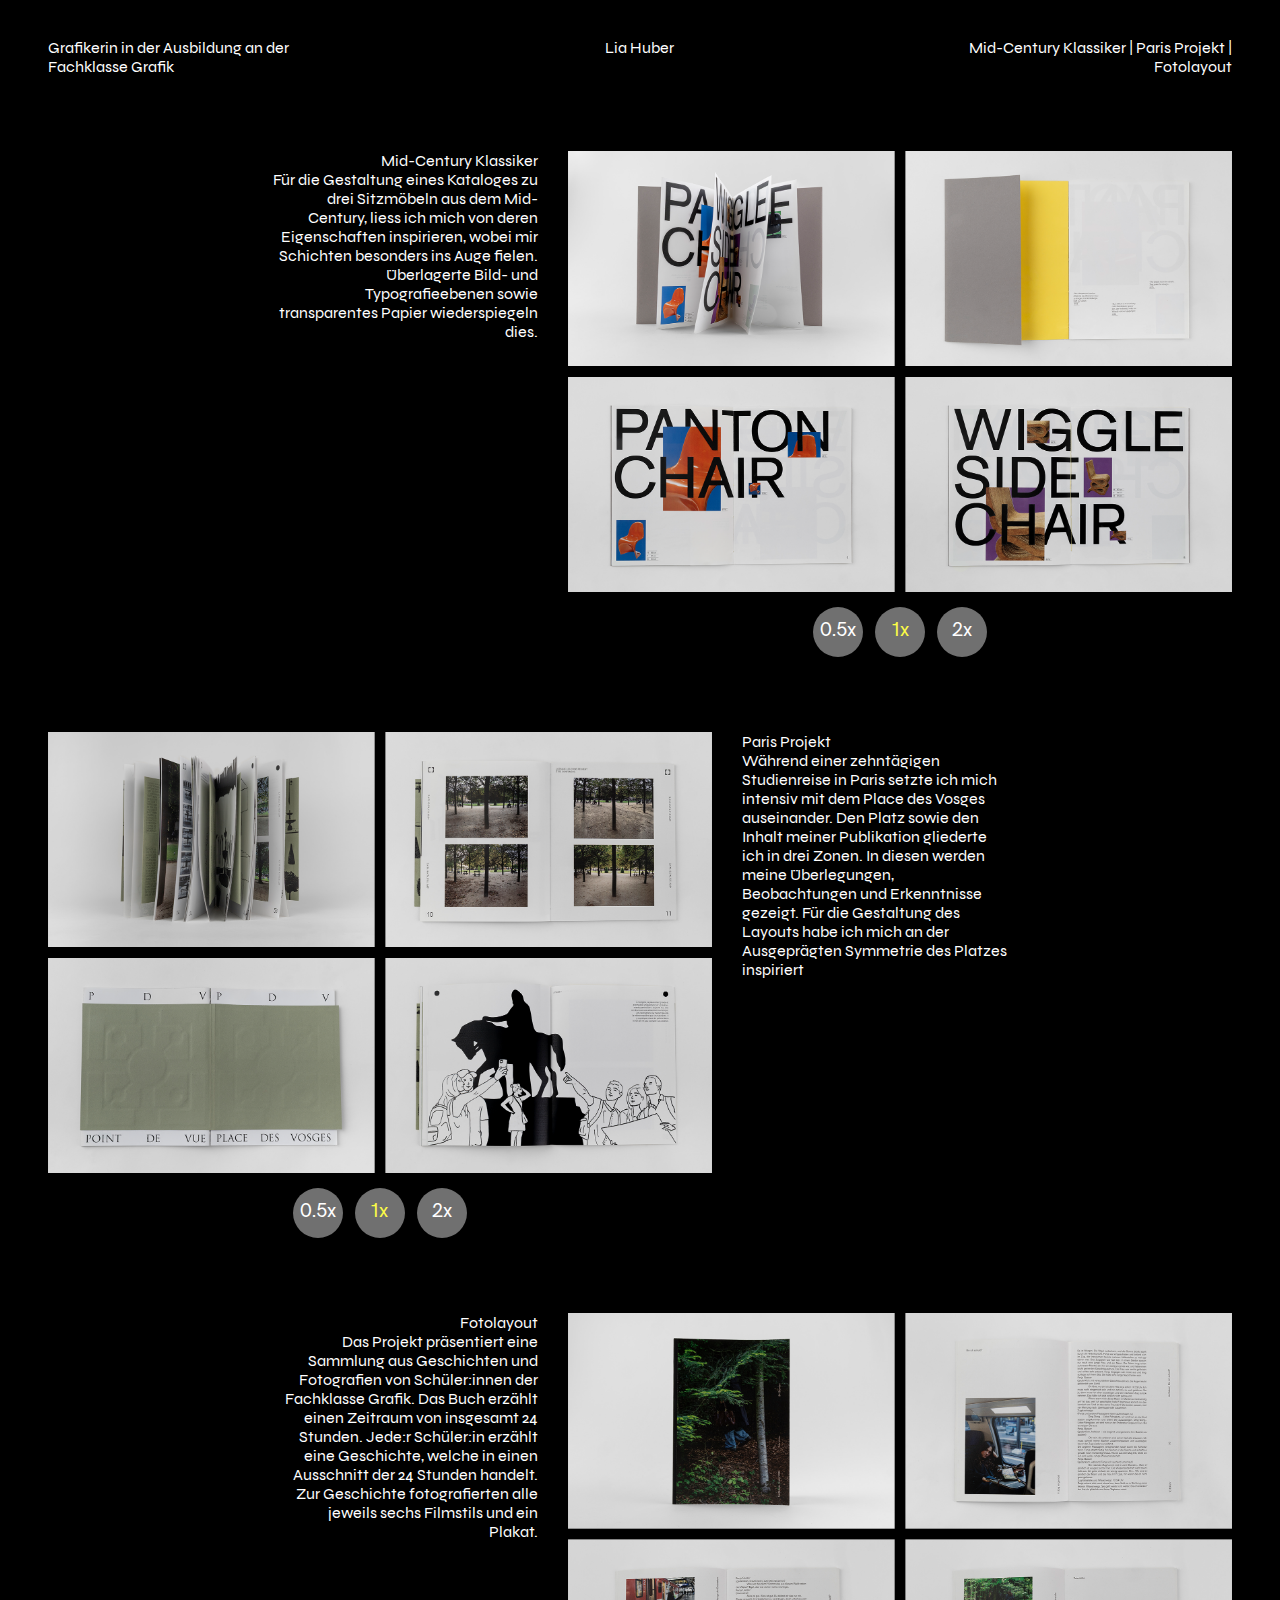
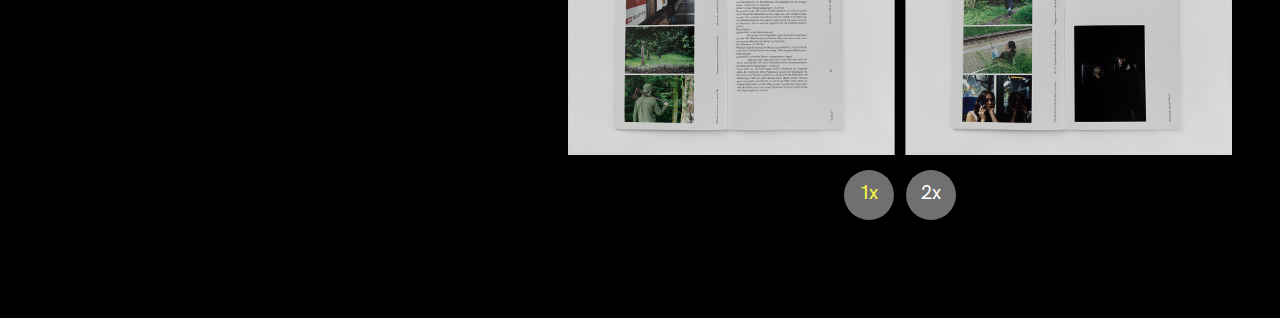
<file: index.html>
<!DOCTYPE html>
<html lang="de">

  <head>
    <meta charset="UTF-8" />
    <meta name="viewport" content="width=device-width, initial-scale=1.0" />
    <meta name="author" content="Lia Huber" />
    <meta name="description" content="Ich bin Grafikerin in der Ausbildung an der Fachklasse Grafik Luzern."/>
    <link rel="stylesheet" href="style.css" />
    <title>Lia Huber</title>
  </head>
  
  <body>  
    <div class="grid-container">

      <div class="projektaufzählung">
        <p>
          <a href="#p1">Mid-Century Klassiker</a> |
          <a href="#p2">Paris Projekt</a> |
          <a href="#p3">Fotolayout</a>
        </p>
      </div>

      <div class="nameklein">
        <p>
          <a href="mailto:liafilippa@icloud.com">Lia Huber</a></p>
      </div>

      <div class="bioklein">
        <p>Grafikerin in der Ausbildung an der 
          <a href=https://fachklassegrafik.ch/ target="_blank">Fachklasse Grafik</a></p>
      </div>


<!-- p1 -->

   <div class="p1-zoom">
        <div class="p1-zoom-05x">0.5x</div>
        <div class="p1-zoom-1x">1x</div>
        <div class="p1-zoom-2x">2x</div>
      </div>

      <div class="p1-bilder">
        <img src="data/p1-bilder/p1-05x.png" class="p1-05x"/>
        <img src="data/p1-bilder/p1-1x.png" class="p1-1x"/>
        <img src="data/p1-bilder/p1-2x.02.png" class="p1-2x"/>
      </div>
   

      <div class="p1-text" id="p1">
        <p>Mid-Century Klassiker<br>Für die Gestaltung eines Kataloges zu drei Sitzmöbeln aus dem Mid-Century, liess ich mich von deren Eigenschaften inspirieren, wobei mir Schichten besonders ins Auge fielen. Überlagerte Bild- und Typografieebenen sowie transparentes Papier wiederspiegeln dies.
        </p>
      </div>

<!-- p2 -->
 
      <div class="p2-zoom">
        <div class="p2-zoom-05x">0.5x</div>
        <div class="p2-zoom-1x">1x</div>
        <div class="p2-zoom-2x">2x</div>
      </div>

      <div class="p2-bilder">
        <img src="data/p2-bilder/p2-05x.png" class="p2-05x"/>
        <img src="data/p2-bilder/p2-1x.png" class="p2-1x"/>
        <img src="data/p2-bilder/p2-2x.03.png" class="p2-2x"/>
      </div>

      <div class="p2-text" id="p2">
         <p>Paris Projekt<br>Während einer zehntägigen Studienreise in Paris setzte ich mich intensiv mit dem Place des Vosges auseinander. Den Platz sowie den Inhalt meiner Publikation gliederte ich in drei Zonen. In diesen werden meine Überlegungen, Beobachtungen und Erkenntnisse  gezeigt. Für die Gestaltung des Layouts habe ich mich an der Ausgeprägten Symmetrie des Platzes inspiriert
        </p>
      </div>

<!-- p3 -->

      <div class="p3-zoom" id="p3">
        <div class="p3-zoom-1x">1x</div>
        <div class="p3-zoom-2x">2x</div>
      </div>

      <div class="p3-bilder">
        <img src="data/p3-bilder/p3-1x.png" class="p3-1x"/>
        <img src="data/p3-bilder/p3-2x.05.png" class="p3-2x"/>
      </div>

      <div class="p3-text">
        <p>Fotolayout<br>Das Projekt präsentiert eine Sammlung aus Geschichten und Fotografien von Schüler:innen der Fachklasse Grafik. Das Buch erzählt einen Zeitraum von insgesamt 24 Stunden. Jede:r Schüler:in erzählt eine Geschichte, welche in einen Ausschnitt der 24 Stunden handelt. Zur Geschichte fotografierten alle jeweils sechs Filmstils und ein Plakat. 
        </p>
      </div>



      <!-- Achtung hier endet unser Grid-Container -->
    </div>



    <!-- Achtung aller inhalt muss vor dieser Linie rein.-->
  </body>
  
</html>
</file>
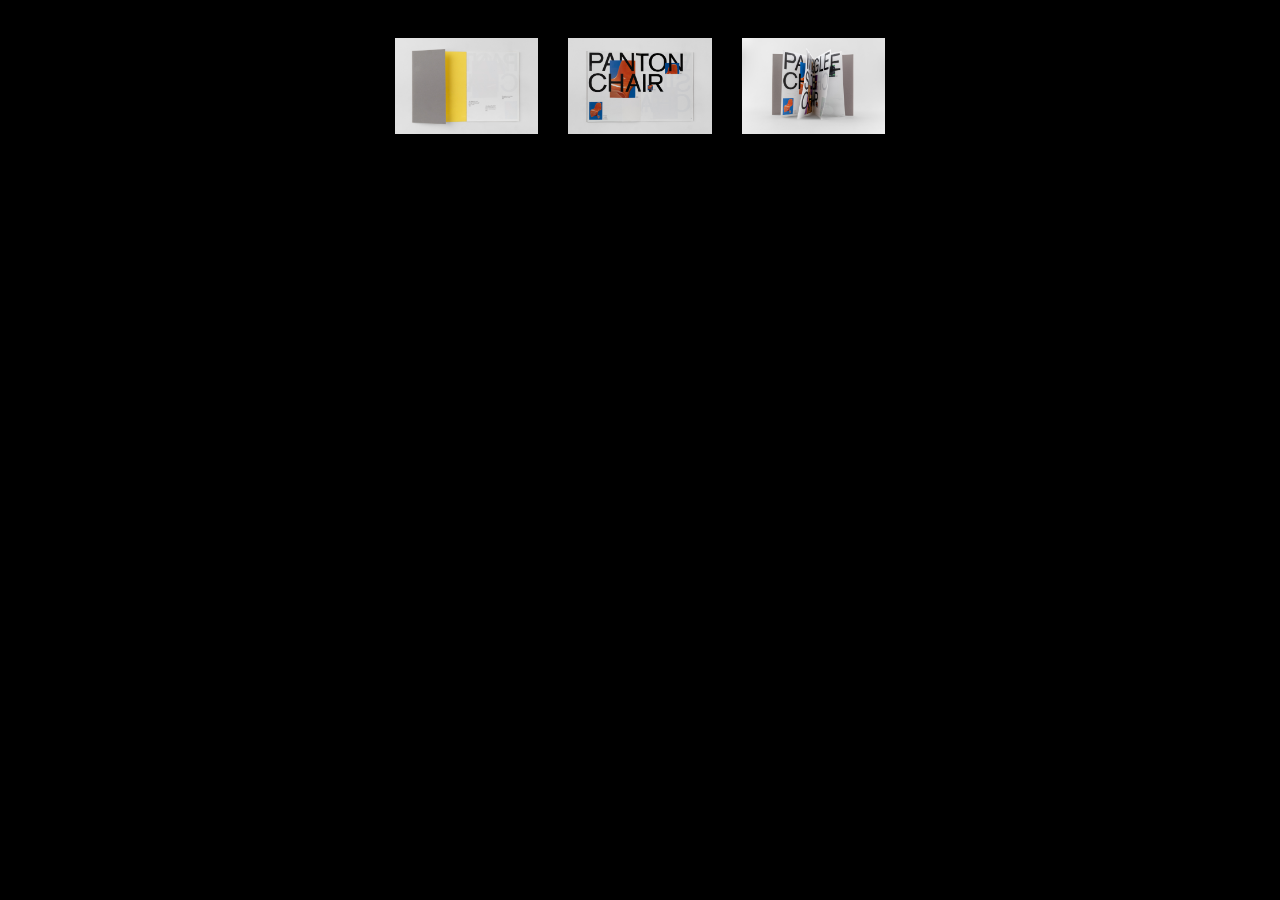
<file: index-v1.html>
<!DOCTYPE html>
<html lang="de">

  <head>
    <meta charset="UTF-8" />
    <meta name="viewport" content="width=device-width, initial-scale=1.0" />
    <meta name="author" content="Lia Huber" />
    <meta name="description" content="Ich bin Grafikerin in der Ausbildung an der Fachklasse Grafik Luzern."/>
    <link rel="stylesheet" href="style.css" />
    <title>Lia Huber</title>
  </head>
  
  <body>
    <div class="grid-container">

      <div class="name">
        <h1>Lia Huber</h1>
      </div>

      <div class="bio">
        <p>Ich bin Grafikerin in Ausbildung an der Fachklasse Luzern.</p>
      </div>

      <div class="image-1">
        <img src="data/LiaHuber-Layout1-2.jpg" />
      </div>

      <div class="image-2">
        <img src="data/LiaHuber-Layout1-3.jpg" />
      </div>

      <div class="image-3">
        <img src="data/LiaHuber-Layout1-7.jpg" />
      </div>

      <div class="text-1">
        <p>Projektbeschrieb für Bild 1</p>
      </div>

      <div class="text-2">
        <p>Projektbeschrieb für Bild 2</p>
      </div>

      <div class="text-3">
        <p>Projektbeschrieb für Bild 3</p>
      </div>



      <!-- Achtung hier endet unser Grid-Container -->
    </div>



    <!-- Achtung aller inhalt muss vor dieser Linie rein.-->
  </body>
  
</html>
</file>
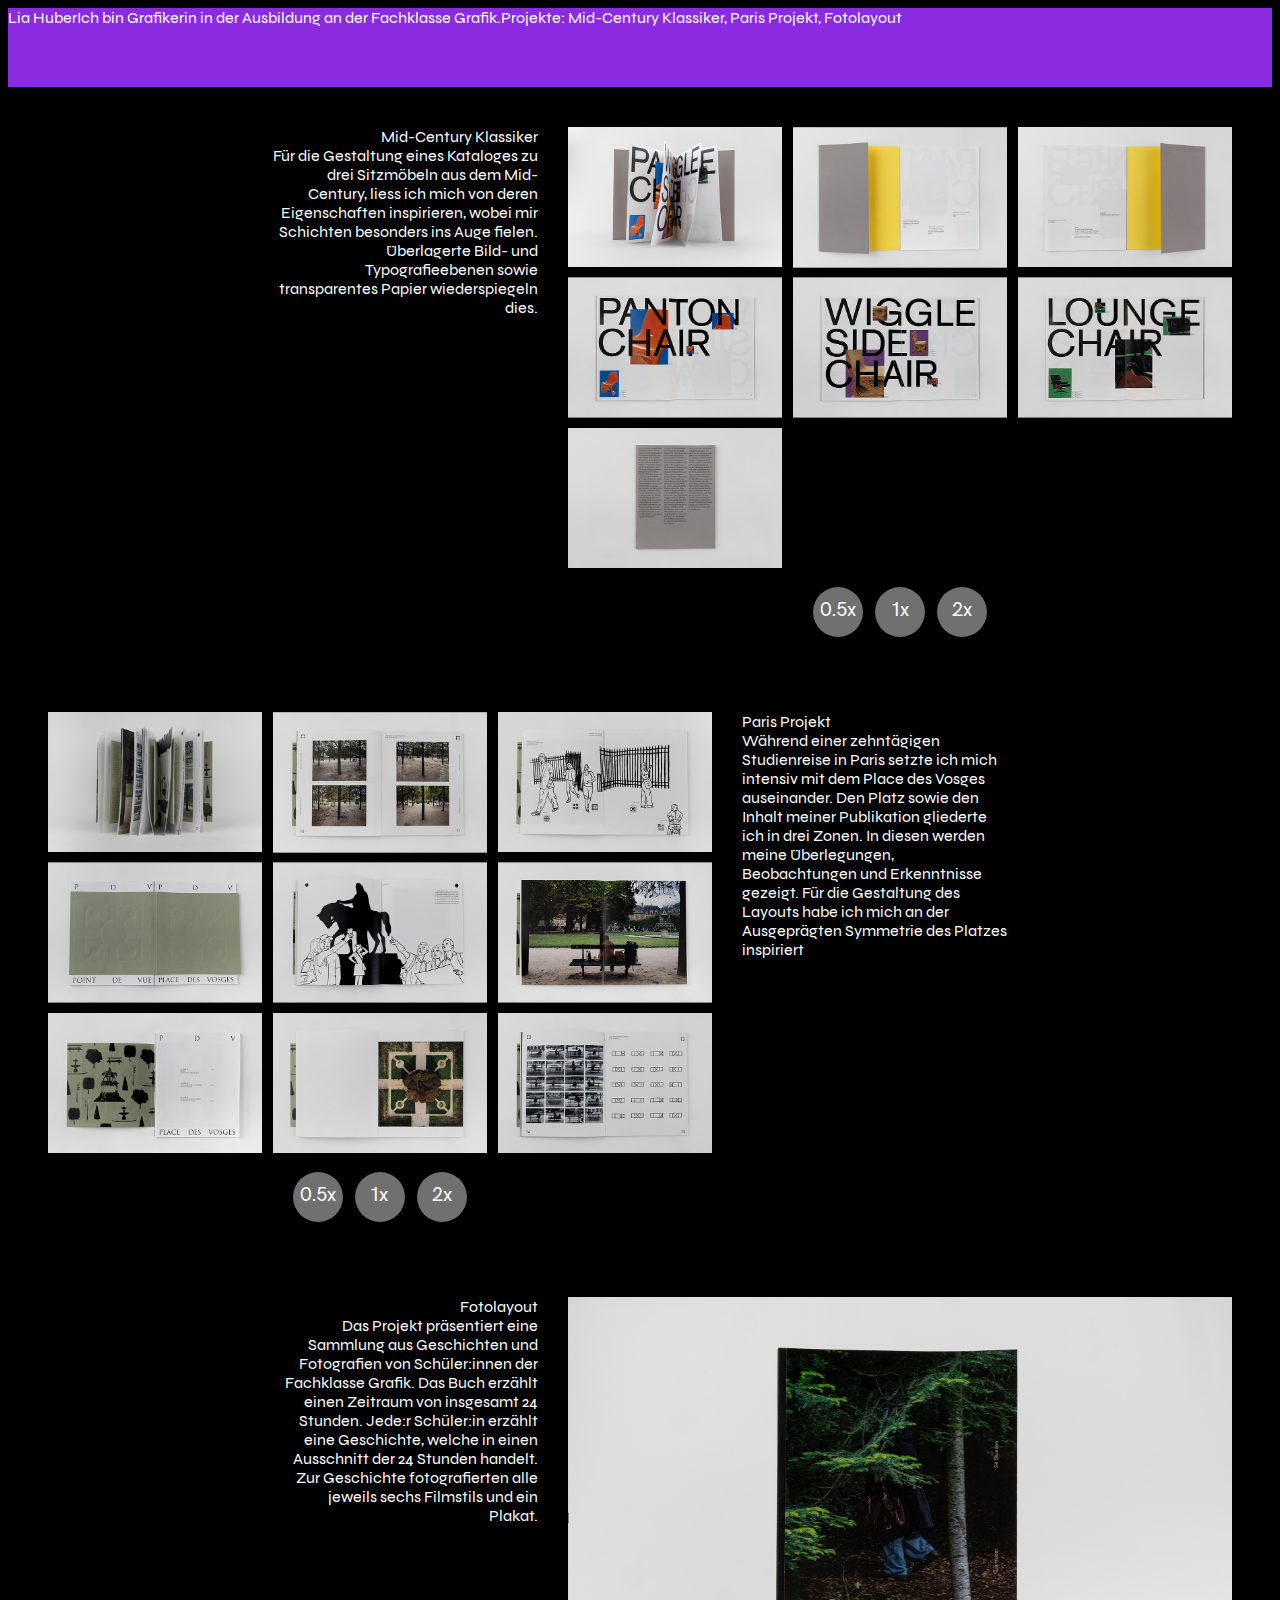
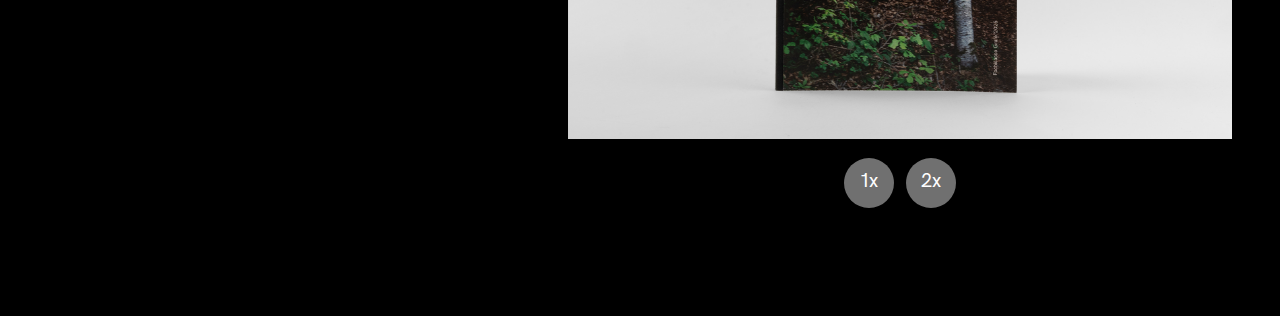
<file: index-v10.html>
<!DOCTYPE html>
<html lang="de">

  <head>
    <meta charset="UTF-8" />
    <meta name="viewport" content="width=device-width, initial-scale=1.0" />
    <meta name="author" content="Lia Huber" />
    <meta name="description" content="Ich bin Grafikerin in der Ausbildung an der Fachklasse Grafik Luzern."/>
    <link rel="stylesheet" href="style-v10.css" />
    <title>Lia Huber</title>
  </head>
  
  <body>

    <div class="nav-bar">



      <div class="nameklein">
        <p>
          <a href="mailto:liafilippa@icloud.com">Lia Huber</a></p>
      </div>

      <div class="bioklein">
        <p>Ich bin Grafikerin in der Ausbildung an der 
          <a href=https://fachklassegrafik.ch/ target="_blank">Fachklasse Grafik</a>.</p>
      </div>

      <div class="projektaufzählung">
        <p>Projekte:
          <a href="#p1">Mid-Century Klassiker</a>,
          <a href="#p2">Paris Projekt</a>,
          <a href="#p3">Fotolayout</a>
        </p>
      </div>

    </div>


    
   <div class="grid-container">

  



<!-- p1 -->

      <div class="p1-bilder">
        <img src="data/p1-bilder/p1-05x.png" class="p1-05x"/>
        <!-- <img src="data/p1-bilder/p1-1x.png" class="p1-1x"/>
        <img src="data/p1-bilder/p1-2x.png" class="p1-2x"/> -->
      </div>

      <div> class=</div>

      <div class="p1-bilder" id="p1">
        <img src="data/p1-bilder/p1-05x.png"/>
      </div>

      <div class="p1-zoom">
        <div class="p1-zoom-05x">0.5x</div>
        <div class="p1-zoom-1x">1x</div>
        <div class="p1-zoom-2x">2x</div>
      </div>

      <div class="p1-text">
        <p>Mid-Century Klassiker<br>Für die Gestaltung eines Kataloges zu drei Sitzmöbeln aus dem Mid-Century, liess ich mich von deren Eigenschaften inspirieren, wobei mir Schichten besonders ins Auge fielen. Überlagerte Bild- und Typografieebenen sowie transparentes Papier wiederspiegeln dies.
        </p>
      </div>

<!-- p2 -->

      <div class="p2-bilder">
        <img src="data/p2-bilder/p2-05x.png" class="p2-05x"/>
        <!-- <img src="data/p2-bilder/p2-1x.png" class="p2-1x"/>
        <img src="data/p2-bilder/p2-2x.png" class="p2-2x"/> -->
      </div>

      <div class="p2-bilder" id="p2">
        <img src="data/p2-bilder/p2-05x.png"/>
      </div>

      <div class="p2-zoom">
        <div class="p2-zoom-05x">0.5x</div>
        <div class="p2-zoom-1x">1x</div>
        <div class="p2-zoom-2x">2x</div>
      </div>

      <div class="p2-text">
         <p>Paris Projekt<br>Während einer zehntägigen Studienreise in Paris setzte ich mich intensiv mit dem Place des Vosges auseinander. Den Platz sowie den Inhalt meiner Publikation gliederte ich in drei Zonen. In diesen werden meine Überlegungen, Beobachtungen und Erkenntnisse  gezeigt. Für die Gestaltung des Layouts habe ich mich an der Ausgeprägten Symmetrie des Platzes inspiriert
        </p>
      </div>

<!-- p3 -->

      <div class="p3-bilder">
        <img src="data/p3-bilder/p3-1x.png" class="p3-1x"/>
        <!-- <img src="data/p3-bilder/p3-2x.png" class="p3-2x"/> -->
      </div>

      <div class="p3-bilder" id="p3">
        <img src="data/p3-bilder/p3-2x.png"/>
      </div>

      <div class="p3-zoom">
        <div class="p3-zoom-1x">1x</div>
        <div class="p3-zoom-2x">2x</div>
      </div>

      <div class="p3-text">
        <p>Fotolayout<br>Das Projekt präsentiert eine Sammlung aus Geschichten und Fotografien von Schüler:innen der Fachklasse Grafik. Das Buch erzählt einen Zeitraum von insgesamt 24 Stunden. Jede:r Schüler:in erzählt eine Geschichte, welche in einen Ausschnitt der 24 Stunden handelt. Zur Geschichte fotografierten alle jeweils sechs Filmstils und ein Plakat. 
        </p>
      </div>



      <!-- Achtung hier endet unser Grid-Container -->
    </div>



    <!-- Achtung aller inhalt muss vor dieser Linie rein.-->
  </body>
  
</html>
</file>
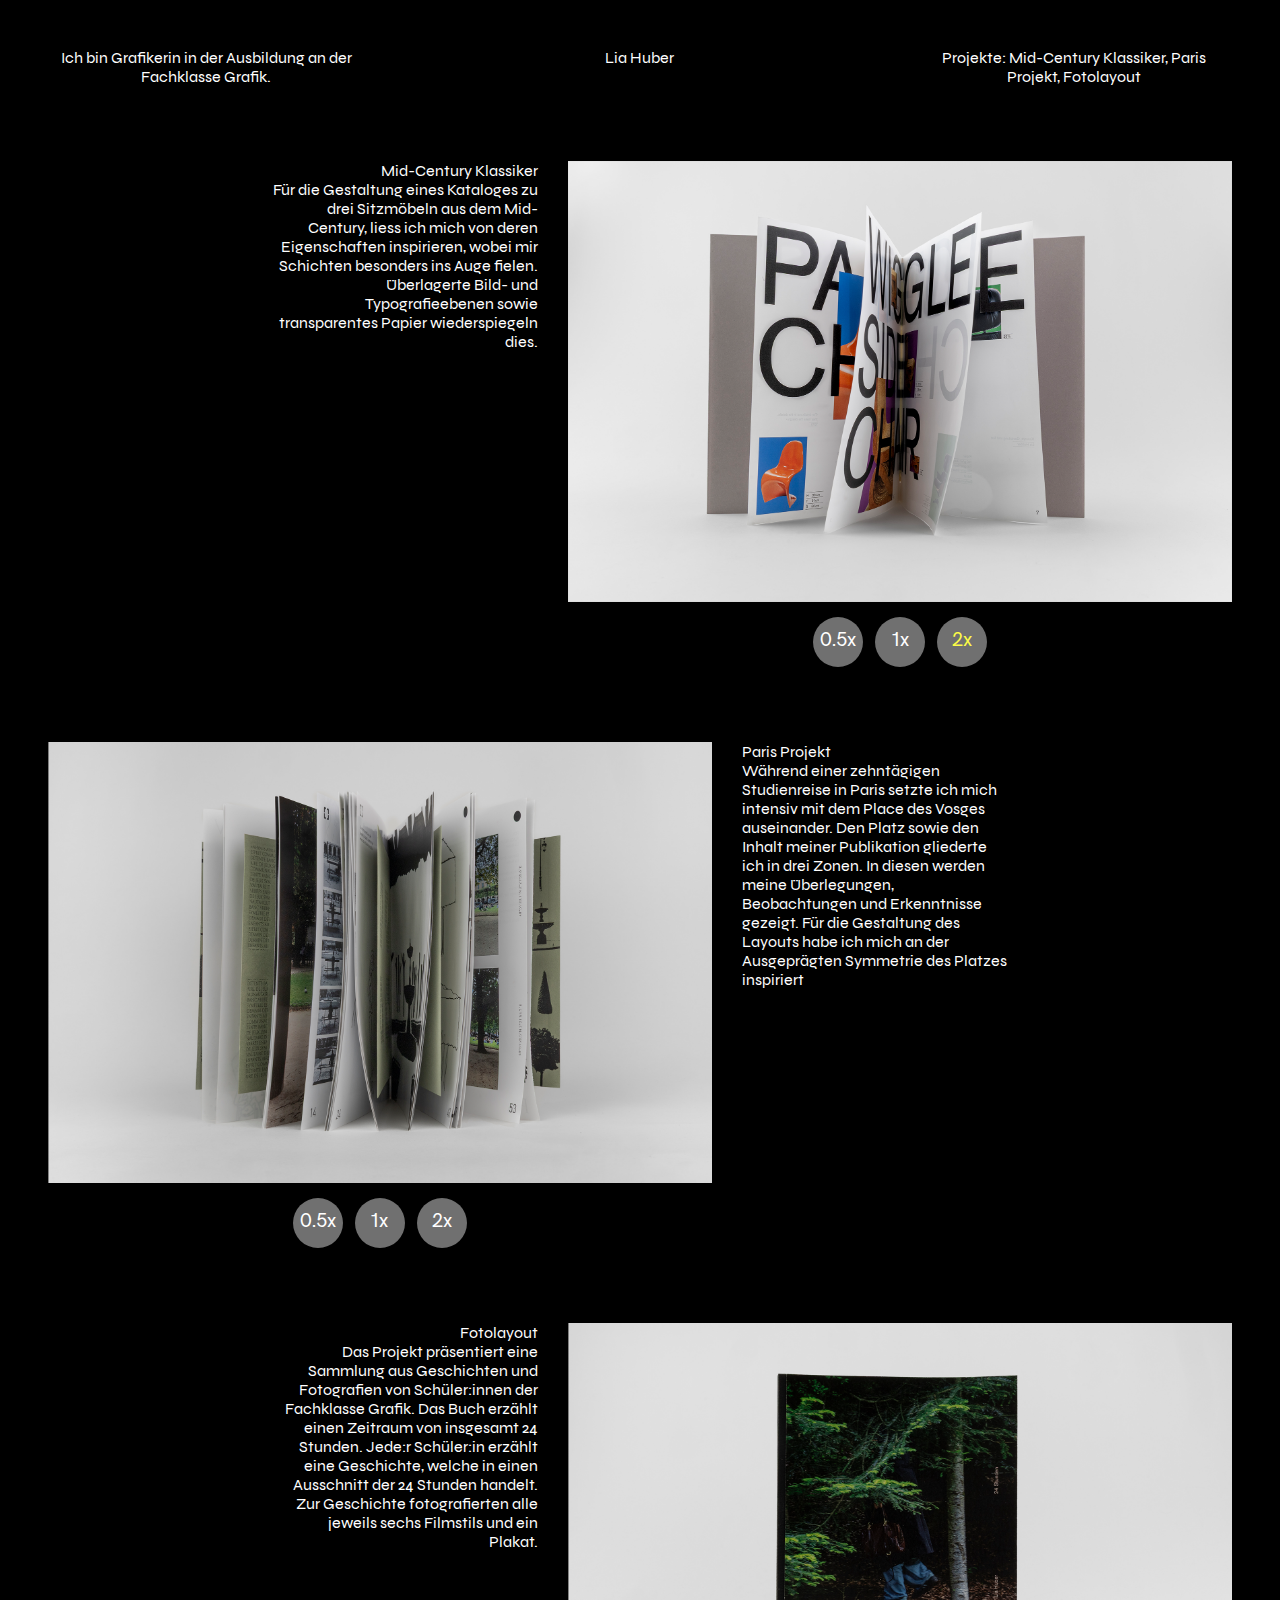
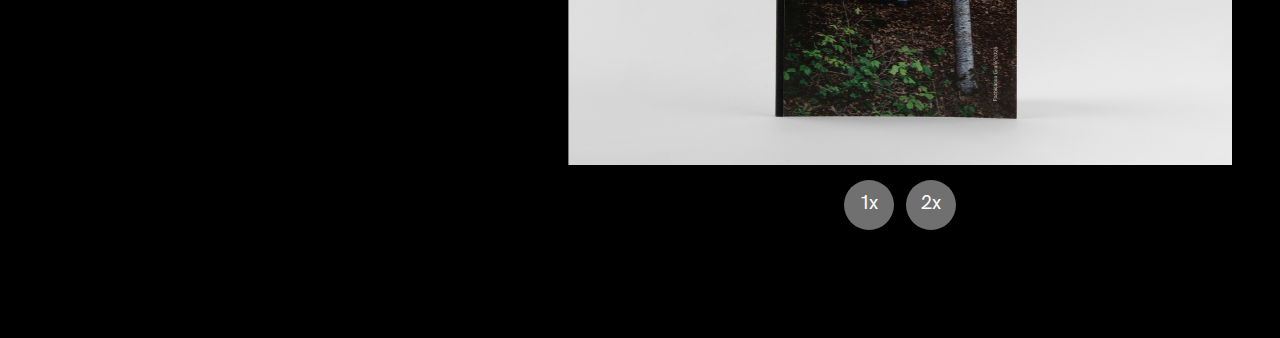
<file: index-v11.html>
<!DOCTYPE html>
<html lang="de">

  <head>
    <meta charset="UTF-8" />
    <meta name="viewport" content="width=device-width, initial-scale=1.0" />
    <meta name="author" content="Lia Huber" />
    <meta name="description" content="Ich bin Grafikerin in der Ausbildung an der Fachklasse Grafik Luzern."/>
    <link rel="stylesheet" href="style-v11.css" />
    <title>Lia Huber</title>
  </head>
  
  <body>  
    <div class="grid-container">

      <div class="projektaufzählung">
        <p>Projekte:
          <a href="#p1">Mid-Century Klassiker</a>,
          <a href="#p2">Paris Projekt</a>,
          <a href="#p3">Fotolayout</a>
        </p>
      </div>

      <div class="nameklein">
        <p>
          <a href="mailto:liafilippa@icloud.com">Lia Huber</a></p>
      </div>

      <div class="bioklein">
        <p>Ich bin Grafikerin in der Ausbildung an der 
          <a href=https://fachklassegrafik.ch/ target="_blank">Fachklasse Grafik</a>.</p>
      </div>


<!-- p1 -->

   <div class="p1-zoom">
        <div class="p1-zoom-05x">0.5x</div>
        <div class="p1-zoom-1x">1x</div>
        <div class="p1-zoom-2x">2x</div>
      </div>

      <div class="p1-bilder">
        <img src="data/p1-bilder/p1-05x.png" class="p1-05x"/>
        <img src="data/p1-bilder/p1-1x.png" class="p1-1x"/>
        <img src="data/p1-bilder/p1-2x.png" class="p1-2x"/>
      </div>
   

      <div class="p1-text" id="p1">
        <p>Mid-Century Klassiker<br>Für die Gestaltung eines Kataloges zu drei Sitzmöbeln aus dem Mid-Century, liess ich mich von deren Eigenschaften inspirieren, wobei mir Schichten besonders ins Auge fielen. Überlagerte Bild- und Typografieebenen sowie transparentes Papier wiederspiegeln dies.
        </p>
      </div>

<!-- p2 -->
 
      <div class="p2-zoom">
        <div class="p2-zoom-05x">0.5x</div>
        <div class="p2-zoom-1x">1x</div>
        <div class="p2-zoom-2x">2x</div>
      </div>

      <div class="p2-bilder">
        <img src="data/p2-bilder/p2-05x.png" class="p2-05x"/>
        <img src="data/p2-bilder/p2-1x.png" class="p2-1x"/>
        <img src="data/p2-bilder/p2-2x.png" class="p2-2x"/>
      </div>

      <div class="p2-text" id="p2">
         <p>Paris Projekt<br>Während einer zehntägigen Studienreise in Paris setzte ich mich intensiv mit dem Place des Vosges auseinander. Den Platz sowie den Inhalt meiner Publikation gliederte ich in drei Zonen. In diesen werden meine Überlegungen, Beobachtungen und Erkenntnisse  gezeigt. Für die Gestaltung des Layouts habe ich mich an der Ausgeprägten Symmetrie des Platzes inspiriert
        </p>
      </div>

<!-- p3 -->

      <div class="p3-zoom" id="p3">
        <div class="p3-zoom-1x">1x</div>
        <div class="p3-zoom-2x">2x</div>
      </div>

      <div class="p3-bilder">
        <img src="data/p3-bilder/p3-1x.png" class="p3-1x"/>
        <img src="data/p3-bilder/p3-2x.png" class="p3-2x"/>
      </div>

      <div class="p3-text">
        <p>Fotolayout<br>Das Projekt präsentiert eine Sammlung aus Geschichten und Fotografien von Schüler:innen der Fachklasse Grafik. Das Buch erzählt einen Zeitraum von insgesamt 24 Stunden. Jede:r Schüler:in erzählt eine Geschichte, welche in einen Ausschnitt der 24 Stunden handelt. Zur Geschichte fotografierten alle jeweils sechs Filmstils und ein Plakat. 
        </p>
      </div>



      <!-- Achtung hier endet unser Grid-Container -->
    </div>



    <!-- Achtung aller inhalt muss vor dieser Linie rein.-->
  </body>
  
</html>
</file>
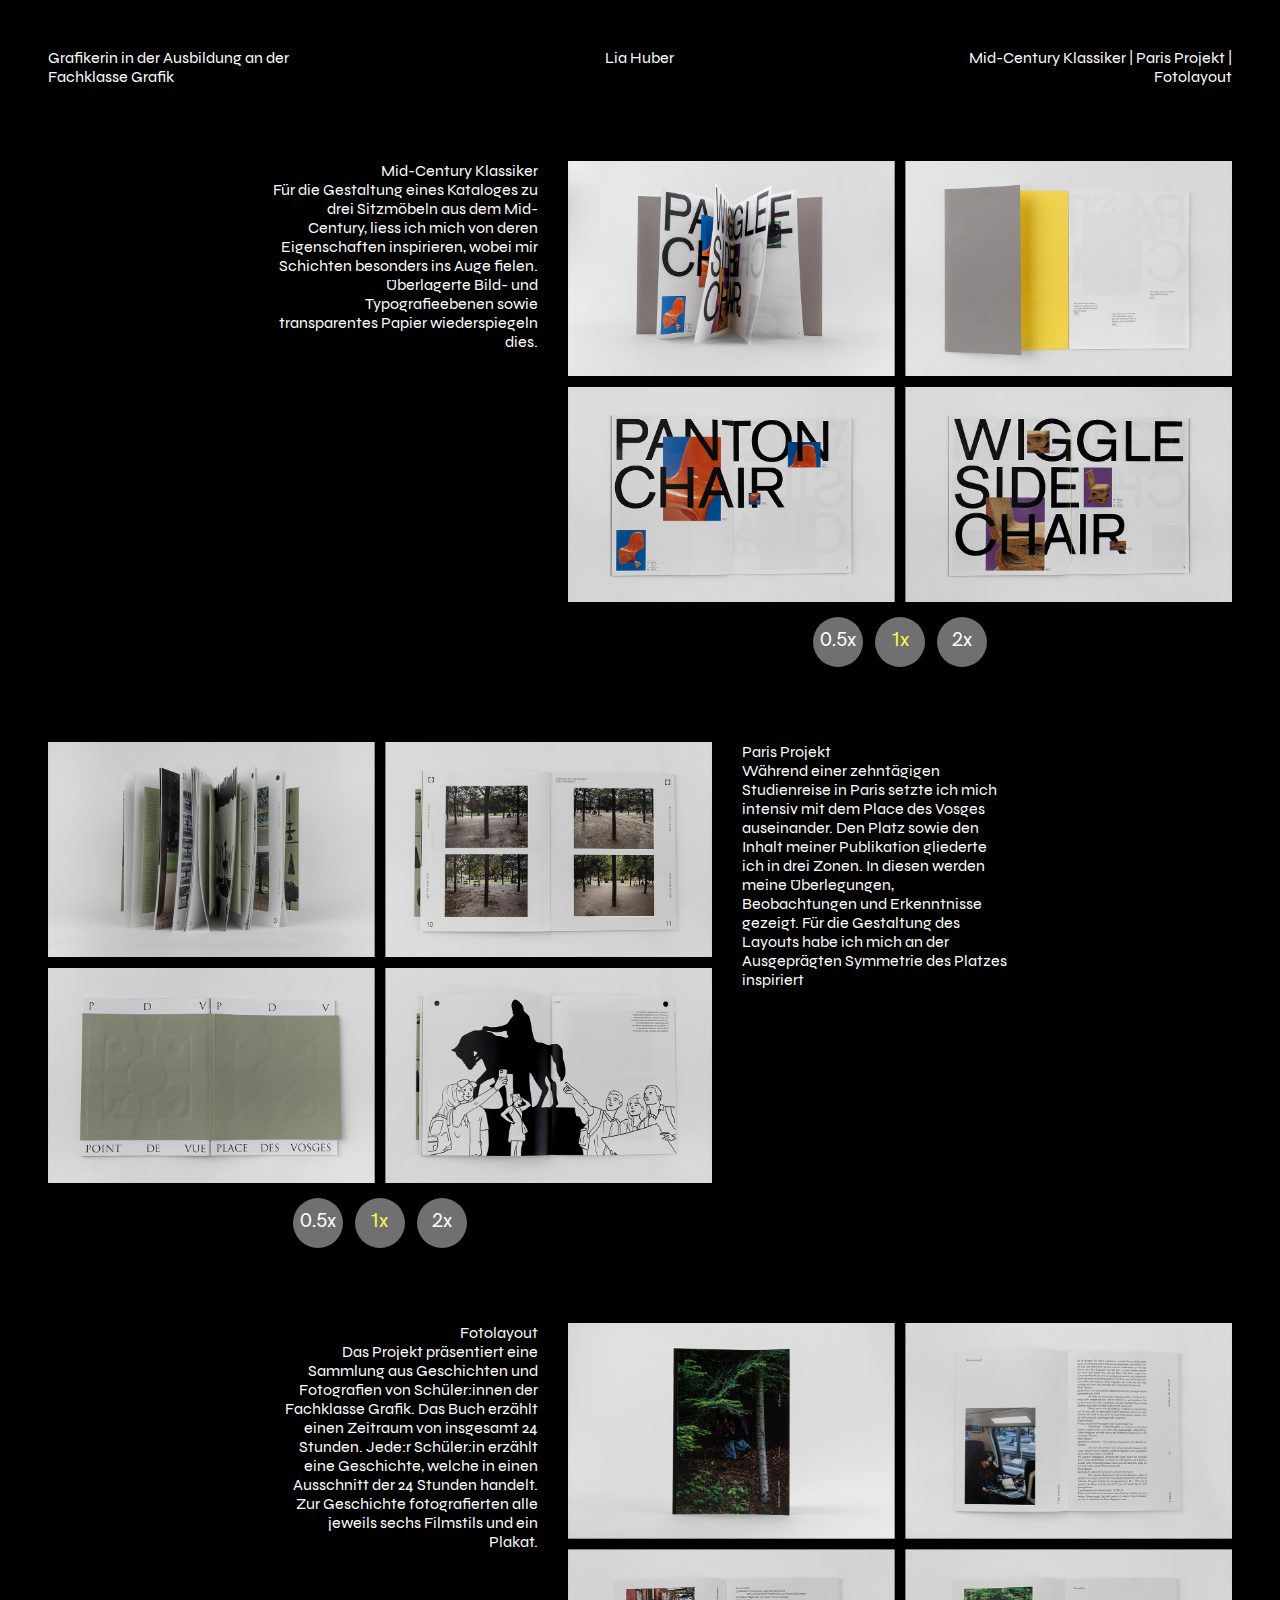
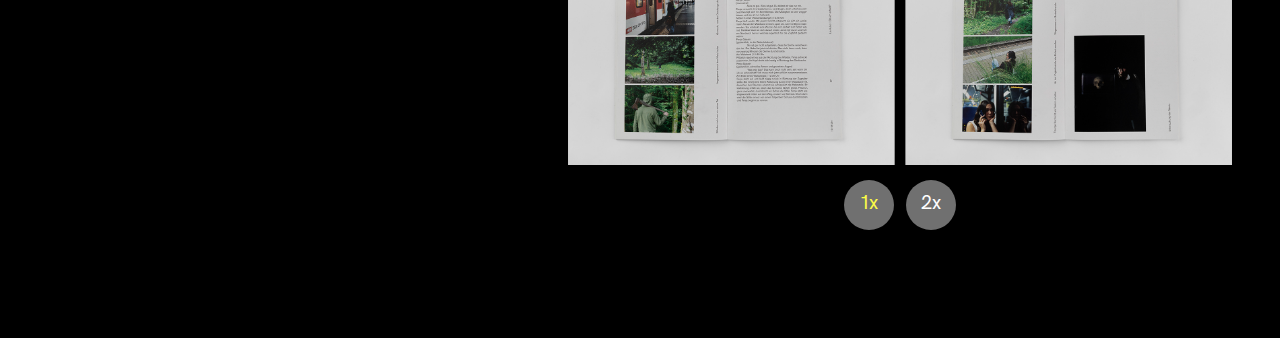
<file: index-v12.html>
<!DOCTYPE html>
<html lang="de">

  <head>
    <meta charset="UTF-8" />
    <meta name="viewport" content="width=device-width, initial-scale=1.0" />
    <meta name="author" content="Lia Huber" />
    <meta name="description" content="Ich bin Grafikerin in der Ausbildung an der Fachklasse Grafik Luzern."/>
    <link rel="stylesheet" href="style-v12.css" />
    <title>Lia Huber</title>
  </head>
  
  <body>  
    <div class="grid-container">

      <div class="projektaufzählung">
        <p>
          <a href="#p1">Mid-Century Klassiker</a> |
          <a href="#p2">Paris Projekt</a> |
          <a href="#p3">Fotolayout</a>
        </p>
      </div>

      <div class="nameklein">
        <p>
          <a href="mailto:liafilippa@icloud.com">Lia Huber</a></p>
      </div>

      <div class="bioklein">
        <p>Grafikerin in der Ausbildung an der 
          <a href=https://fachklassegrafik.ch/ target="_blank">Fachklasse Grafik</a></p>
      </div>


<!-- p1 -->

   <div class="p1-zoom">
        <div class="p1-zoom-05x">0.5x</div>
        <div class="p1-zoom-1x">1x</div>
        <div class="p1-zoom-2x">2x</div>
      </div>

      <div class="p1-bilder">
        <img src="data/p1-bilder/p1-05x.png" class="p1-05x"/>
        <img src="data/p1-bilder/p1-1x.png" class="p1-1x"/>
        <img src="data/p1-bilder/p1-2x.png" class="p1-2x"/>
      </div>
   

      <div class="p1-text" id="p1">
        <p>Mid-Century Klassiker<br>Für die Gestaltung eines Kataloges zu drei Sitzmöbeln aus dem Mid-Century, liess ich mich von deren Eigenschaften inspirieren, wobei mir Schichten besonders ins Auge fielen. Überlagerte Bild- und Typografieebenen sowie transparentes Papier wiederspiegeln dies.
        </p>
      </div>

<!-- p2 -->
 
      <div class="p2-zoom">
        <div class="p2-zoom-05x">0.5x</div>
        <div class="p2-zoom-1x">1x</div>
        <div class="p2-zoom-2x">2x</div>
      </div>

      <div class="p2-bilder">
        <img src="data/p2-bilder/p2-05x.png" class="p2-05x"/>
        <img src="data/p2-bilder/p2-1x.png" class="p2-1x"/>
        <img src="data/p2-bilder/p2-2x.png" class="p2-2x"/>
      </div>

      <div class="p2-text" id="p2">
         <p>Paris Projekt<br>Während einer zehntägigen Studienreise in Paris setzte ich mich intensiv mit dem Place des Vosges auseinander. Den Platz sowie den Inhalt meiner Publikation gliederte ich in drei Zonen. In diesen werden meine Überlegungen, Beobachtungen und Erkenntnisse  gezeigt. Für die Gestaltung des Layouts habe ich mich an der Ausgeprägten Symmetrie des Platzes inspiriert
        </p>
      </div>

<!-- p3 -->

      <div class="p3-zoom" id="p3">
        <div class="p3-zoom-1x">1x</div>
        <div class="p3-zoom-2x">2x</div>
      </div>

      <div class="p3-bilder">
        <img src="data/p3-bilder/p3-1x.png" class="p3-1x"/>
        <img src="data/p3-bilder/p3-2x.png" class="p3-2x"/>
      </div>

      <div class="p3-text">
        <p>Fotolayout<br>Das Projekt präsentiert eine Sammlung aus Geschichten und Fotografien von Schüler:innen der Fachklasse Grafik. Das Buch erzählt einen Zeitraum von insgesamt 24 Stunden. Jede:r Schüler:in erzählt eine Geschichte, welche in einen Ausschnitt der 24 Stunden handelt. Zur Geschichte fotografierten alle jeweils sechs Filmstils und ein Plakat. 
        </p>
      </div>



      <!-- Achtung hier endet unser Grid-Container -->
    </div>



    <!-- Achtung aller inhalt muss vor dieser Linie rein.-->
  </body>
  
</html>
</file>
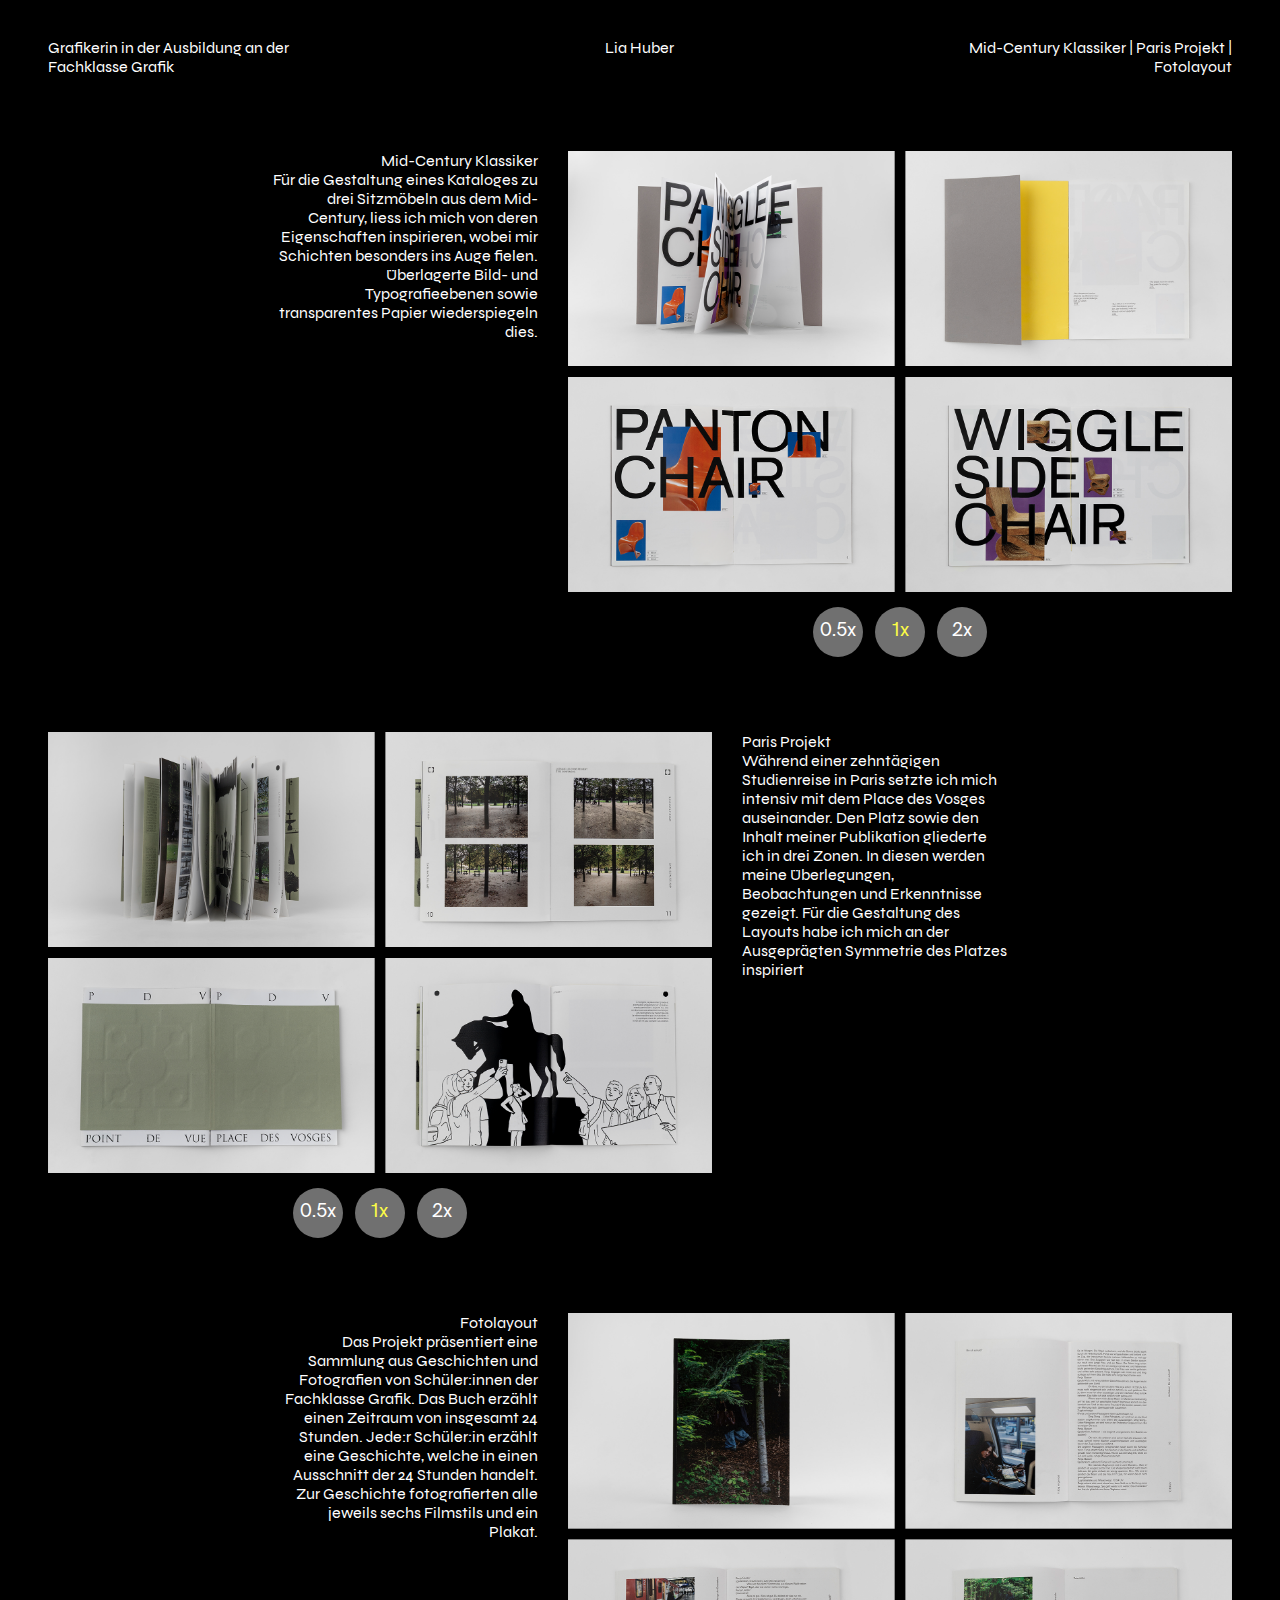
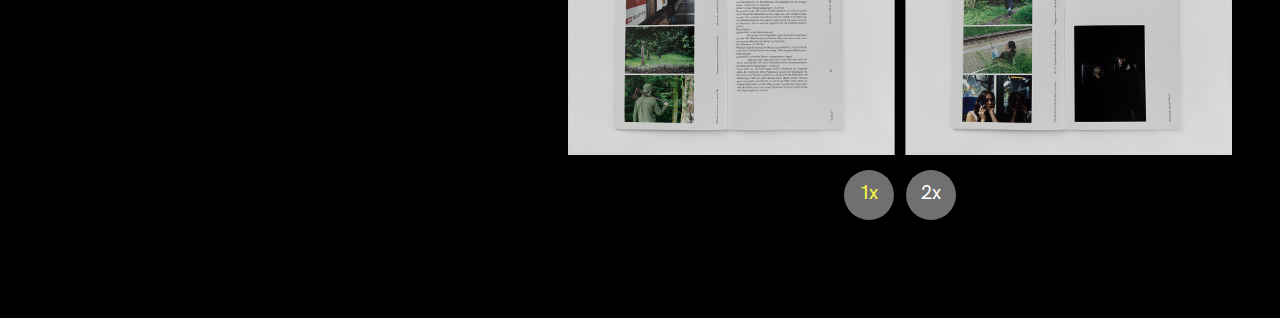
<file: index-v13.html>
<!DOCTYPE html>
<html lang="de">

  <head>
    <meta charset="UTF-8" />
    <meta name="viewport" content="width=device-width, initial-scale=1.0" />
    <meta name="author" content="Lia Huber" />
    <meta name="description" content="Ich bin Grafikerin in der Ausbildung an der Fachklasse Grafik Luzern."/>
    <link rel="stylesheet" href="style-v13.css" />
    <title>Lia Huber</title>
  </head>
  
  <body>  
    <div class="grid-container">

      <div class="projektaufzählung">
        <p>
          <a href="#p1">Mid-Century Klassiker</a> |
          <a href="#p2">Paris Projekt</a> |
          <a href="#p3">Fotolayout</a>
        </p>
      </div>

      <div class="nameklein">
        <p>
          <a href="mailto:liafilippa@icloud.com">Lia Huber</a></p>
      </div>

      <div class="bioklein">
        <p>Grafikerin in der Ausbildung an der 
          <a href=https://fachklassegrafik.ch/ target="_blank">Fachklasse Grafik</a></p>
      </div>


<!-- p1 -->

   <div class="p1-zoom">
        <div class="p1-zoom-05x">0.5x</div>
        <div class="p1-zoom-1x">1x</div>
        <div class="p1-zoom-2x">2x</div>
      </div>

      <div class="p1-bilder">
        <img src="data/p1-bilder/p1-05x.png" class="p1-05x"/>
        <img src="data/p1-bilder/p1-1x.png" class="p1-1x"/>
        <img src="data/p1-bilder/p1-2x.02.png" class="p1-2x"/>
      </div>
   

      <div class="p1-text" id="p1">
        <p>Mid-Century Klassiker<br>Für die Gestaltung eines Kataloges zu drei Sitzmöbeln aus dem Mid-Century, liess ich mich von deren Eigenschaften inspirieren, wobei mir Schichten besonders ins Auge fielen. Überlagerte Bild- und Typografieebenen sowie transparentes Papier wiederspiegeln dies.
        </p>
      </div>

<!-- p2 -->
 
      <div class="p2-zoom">
        <div class="p2-zoom-05x">0.5x</div>
        <div class="p2-zoom-1x">1x</div>
        <div class="p2-zoom-2x">2x</div>
      </div>

      <div class="p2-bilder">
        <img src="data/p2-bilder/p2-05x.png" class="p2-05x"/>
        <img src="data/p2-bilder/p2-1x.png" class="p2-1x"/>
        <img src="data/p2-bilder/p2-2x.03.png" class="p2-2x"/>
      </div>

      <div class="p2-text" id="p2">
         <p>Paris Projekt<br>Während einer zehntägigen Studienreise in Paris setzte ich mich intensiv mit dem Place des Vosges auseinander. Den Platz sowie den Inhalt meiner Publikation gliederte ich in drei Zonen. In diesen werden meine Überlegungen, Beobachtungen und Erkenntnisse  gezeigt. Für die Gestaltung des Layouts habe ich mich an der Ausgeprägten Symmetrie des Platzes inspiriert
        </p>
      </div>

<!-- p3 -->

      <div class="p3-zoom" id="p3">
        <div class="p3-zoom-1x">1x</div>
        <div class="p3-zoom-2x">2x</div>
      </div>

      <div class="p3-bilder">
        <img src="data/p3-bilder/p3-1x.png" class="p3-1x"/>
        <img src="data/p3-bilder/p3-2x.05.png" class="p3-2x"/>
      </div>

      <div class="p3-text">
        <p>Fotolayout<br>Das Projekt präsentiert eine Sammlung aus Geschichten und Fotografien von Schüler:innen der Fachklasse Grafik. Das Buch erzählt einen Zeitraum von insgesamt 24 Stunden. Jede:r Schüler:in erzählt eine Geschichte, welche in einen Ausschnitt der 24 Stunden handelt. Zur Geschichte fotografierten alle jeweils sechs Filmstils und ein Plakat. 
        </p>
      </div>



      <!-- Achtung hier endet unser Grid-Container -->
    </div>



    <!-- Achtung aller inhalt muss vor dieser Linie rein.-->
  </body>
  
</html>
</file>
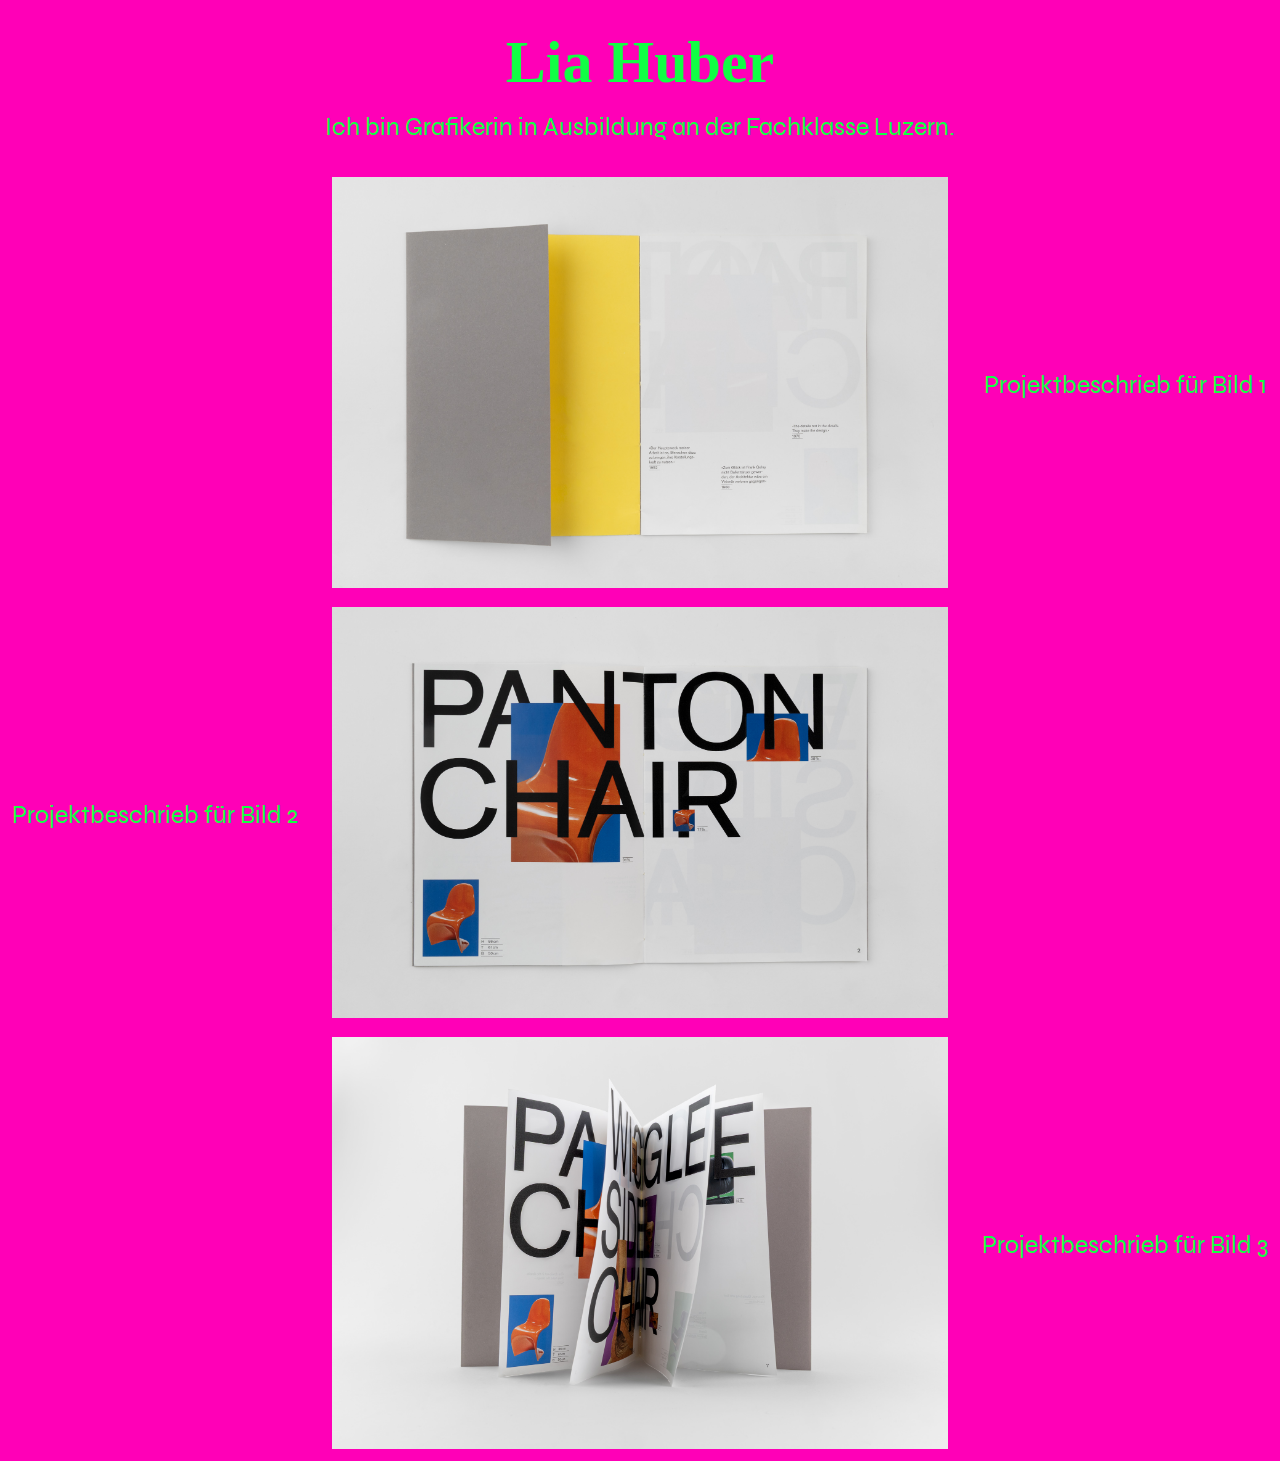
<file: index-v2.html>
<!DOCTYPE html>
<html lang="de">

  <head>
    <meta charset="UTF-8" />
    <meta name="viewport" content="width=device-width, initial-scale=1.0" />
    <meta name="author" content="Lia Huber" />
    <meta name="description" content="Ich bin Grafikerin in der Ausbildung an der Fachklasse Grafik Luzern."/>
    <link rel="stylesheet" href="style-v2.css" />
    <title>Lia Huber</title>
  </head>
  
  <body>
    <div class="grid-container">

      <div class="name">
        <h1>Lia Huber</h1>
      </div>

      <div class="bio">
        <p>Ich bin Grafikerin in Ausbildung an der Fachklasse Luzern.</p>
      </div>

      <div class="image-1">
        <img src="data/LiaHuber-Layout1-2.jpg" />
      </div>

      <div class="image-2">
        <img src="data/LiaHuber-Layout1-3.jpg" />
      </div>

      <div class="image-3">
        <img src="data/LiaHuber-Layout1-7.jpg" />
      </div>

      <div class="text-1">
        <p>Projektbeschrieb für Bild 1</p>
      </div>

      <div class="text-2">
        <p>Projektbeschrieb für Bild 2</p>
      </div>

      <div class="text-3">
        <p>Projektbeschrieb für Bild 3</p>
      </div>



      <!-- Achtung hier endet unser Grid-Container -->
    </div>



    <!-- Achtung aller inhalt muss vor dieser Linie rein.-->
  </body>
  
</html>
</file>
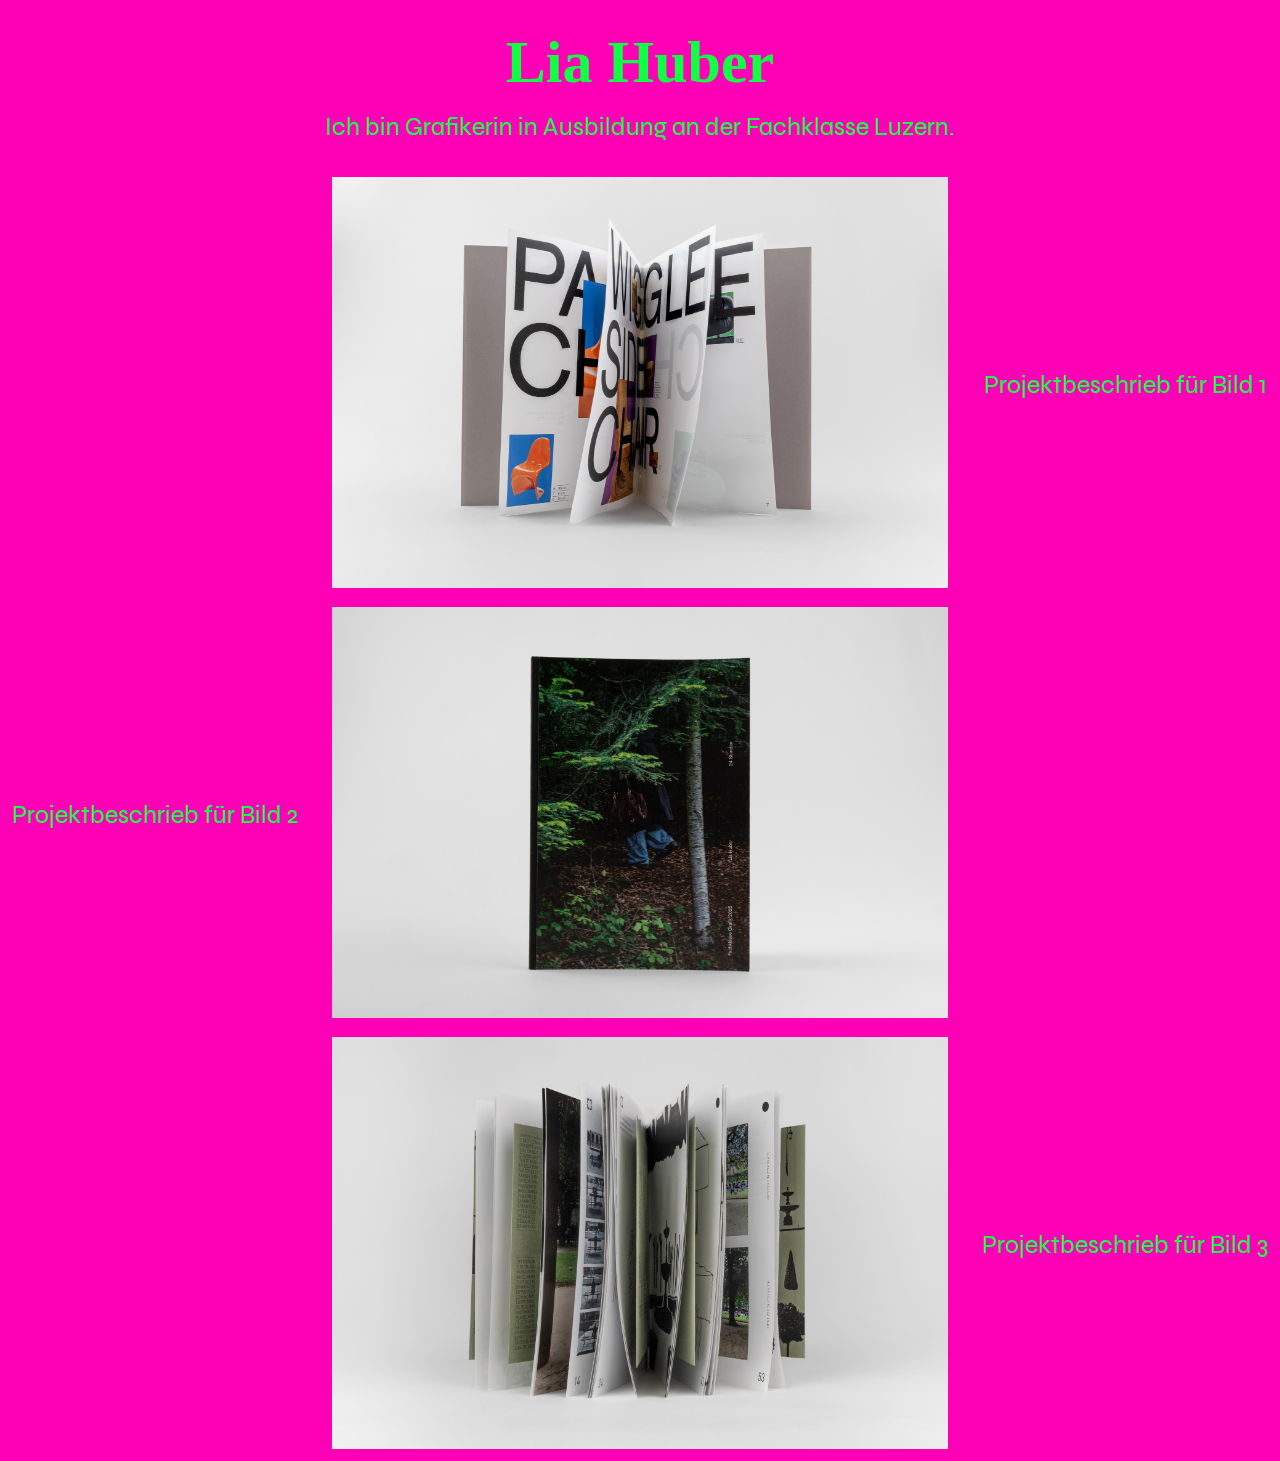
<file: index-v3.html>
<!DOCTYPE html>
<html lang="de">

  <head>
    <meta charset="UTF-8" />
    <meta name="viewport" content="width=device-width, initial-scale=1.0" />
    <meta name="author" content="Lia Huber" />
    <meta name="description" content="Ich bin Grafikerin in der Ausbildung an der Fachklasse Grafik Luzern."/>
    <link rel="stylesheet" href="style-v3.css" />
    <title>Lia Huber</title>
  </head>
  
  <body>
    <div class="grid-container">

      <div class="name">
        <h1>Lia Huber</h1>
      </div>

      <div class="bio">
        <p>Ich bin Grafikerin in Ausbildung an der Fachklasse Luzern.</p>
      </div>

      <div class="image-1">
        <img src="data/liahuber-layout1-jpg/LiaHuber-Layout1-7.jpg" />
      </div>

      <div class="image-2">
        <img src="data/liahuber-layout2-jpg/LiaHuber-Layout2.jpg" />
      </div>

      <div class="image-3">
        <img src="data/liahuber-layout4-jpg/LiaHuber-Layout4-10.1.jpg" />
      </div>

      <div class="text-1">
        <p>Projektbeschrieb für Bild 1</p>
      </div>

      <div class="text-2">
        <p>Projektbeschrieb für Bild 2</p>
      </div>

      <div class="text-3">
        <p>Projektbeschrieb für Bild 3</p>
      </div>



      <!-- Achtung hier endet unser Grid-Container -->
    </div>



    <!-- Achtung aller inhalt muss vor dieser Linie rein.-->
  </body>
  
</html>
</file>
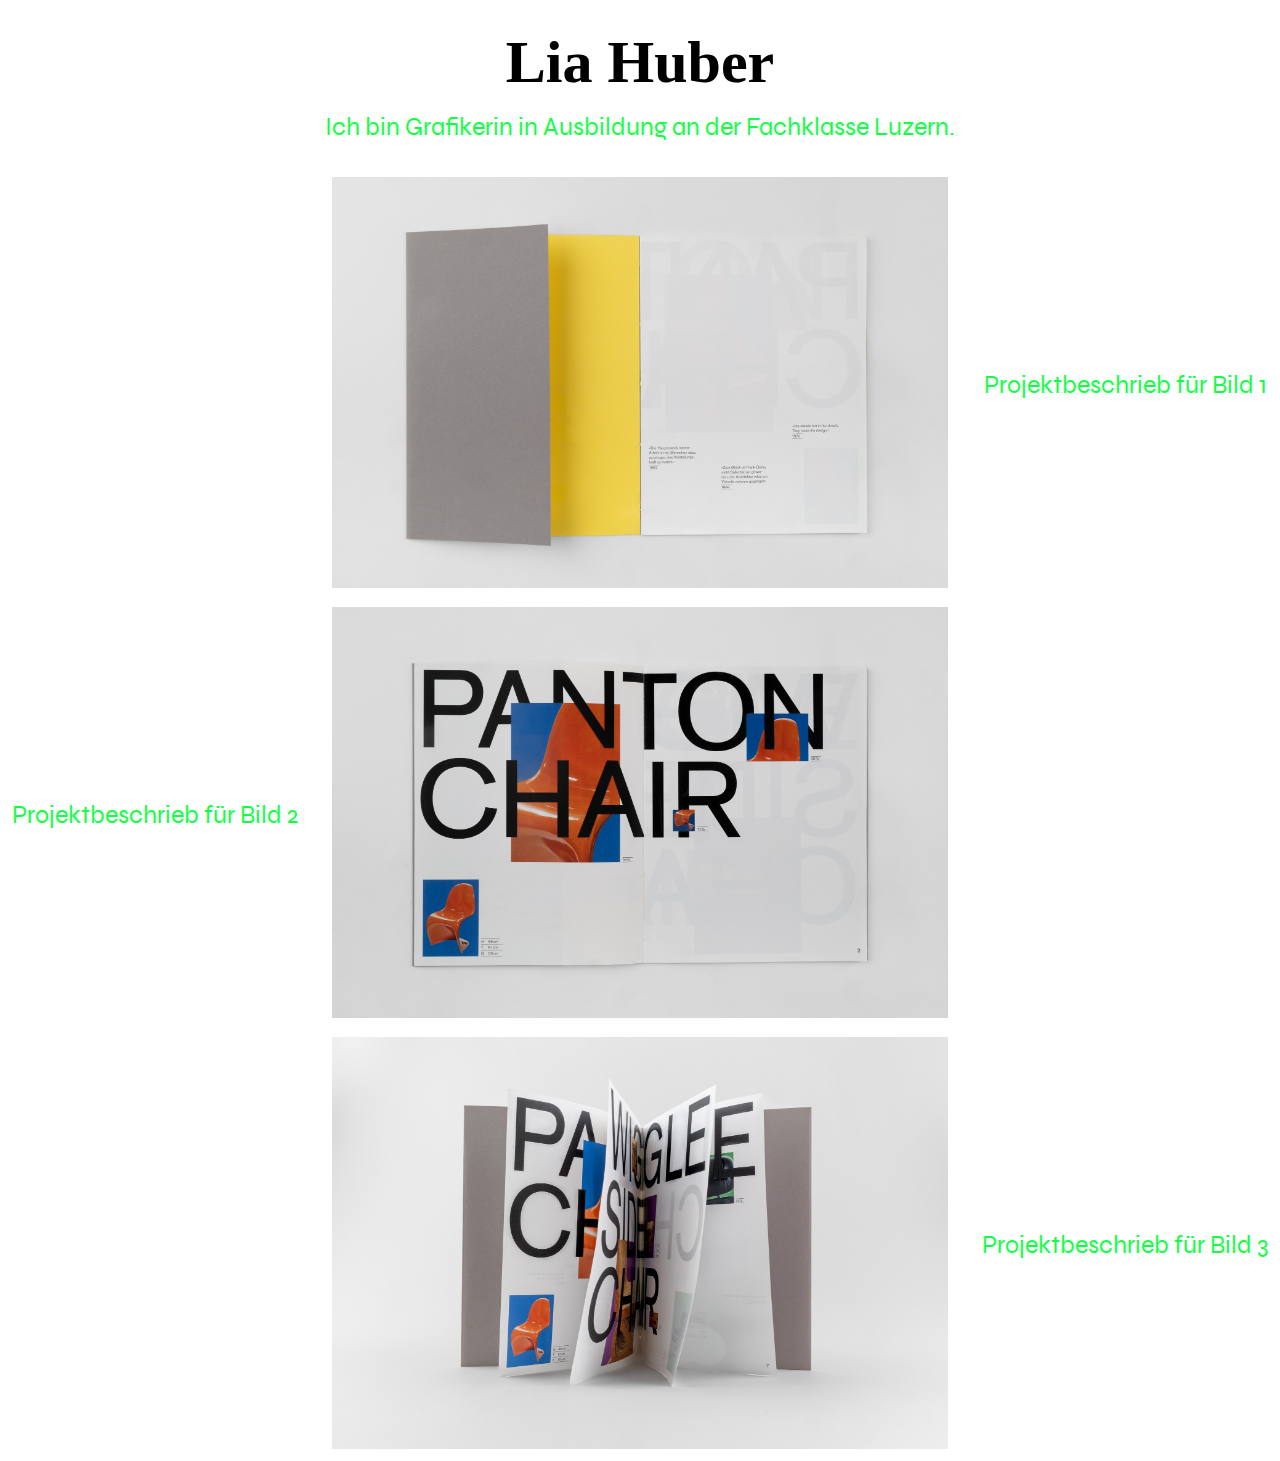
<file: index-v4.html>
<!DOCTYPE html>
<html lang="de">

  <head>
    <meta charset="UTF-8" />
    <meta name="viewport" content="width=device-width, initial-scale=1.0" />
    <meta name="author" content="Lia Huber" />
    <meta name="description" content="Ich bin Grafikerin in der Ausbildung an der Fachklasse Grafik Luzern."/>
    <link rel="stylesheet" href="style-v4.css" />
    <title>Lia Huber</title>
  </head>
  
  <body>
    <div class="grid-container">

      <div class="name">
        <h1>Lia Huber</h1>
      </div>

      <div class="bio">
        <p>Ich bin Grafikerin in Ausbildung an der Fachklasse Luzern.</p>
      </div>

      <div class="image-1">
        <img src="data/LiaHuber-Layout1-2.jpg" />
      </div>

      <div class="image-2">
        <img src="data/LiaHuber-Layout1-3.jpg" />
      </div>

      <div class="image-3">
        <img src="data/LiaHuber-Layout1-7.jpg" />
      </div>

      <div class="text-1">
        <p>Projektbeschrieb für Bild 1</p>
      </div>

      <div class="text-2">
        <p>Projektbeschrieb für Bild 2</p>
      </div>

      <div class="text-3">
        <p>Projektbeschrieb für Bild 3</p>
      </div>



      <!-- Achtung hier endet unser Grid-Container -->
    </div>



    <!-- Achtung aller inhalt muss vor dieser Linie rein.-->
  </body>
  
</html>
</file>
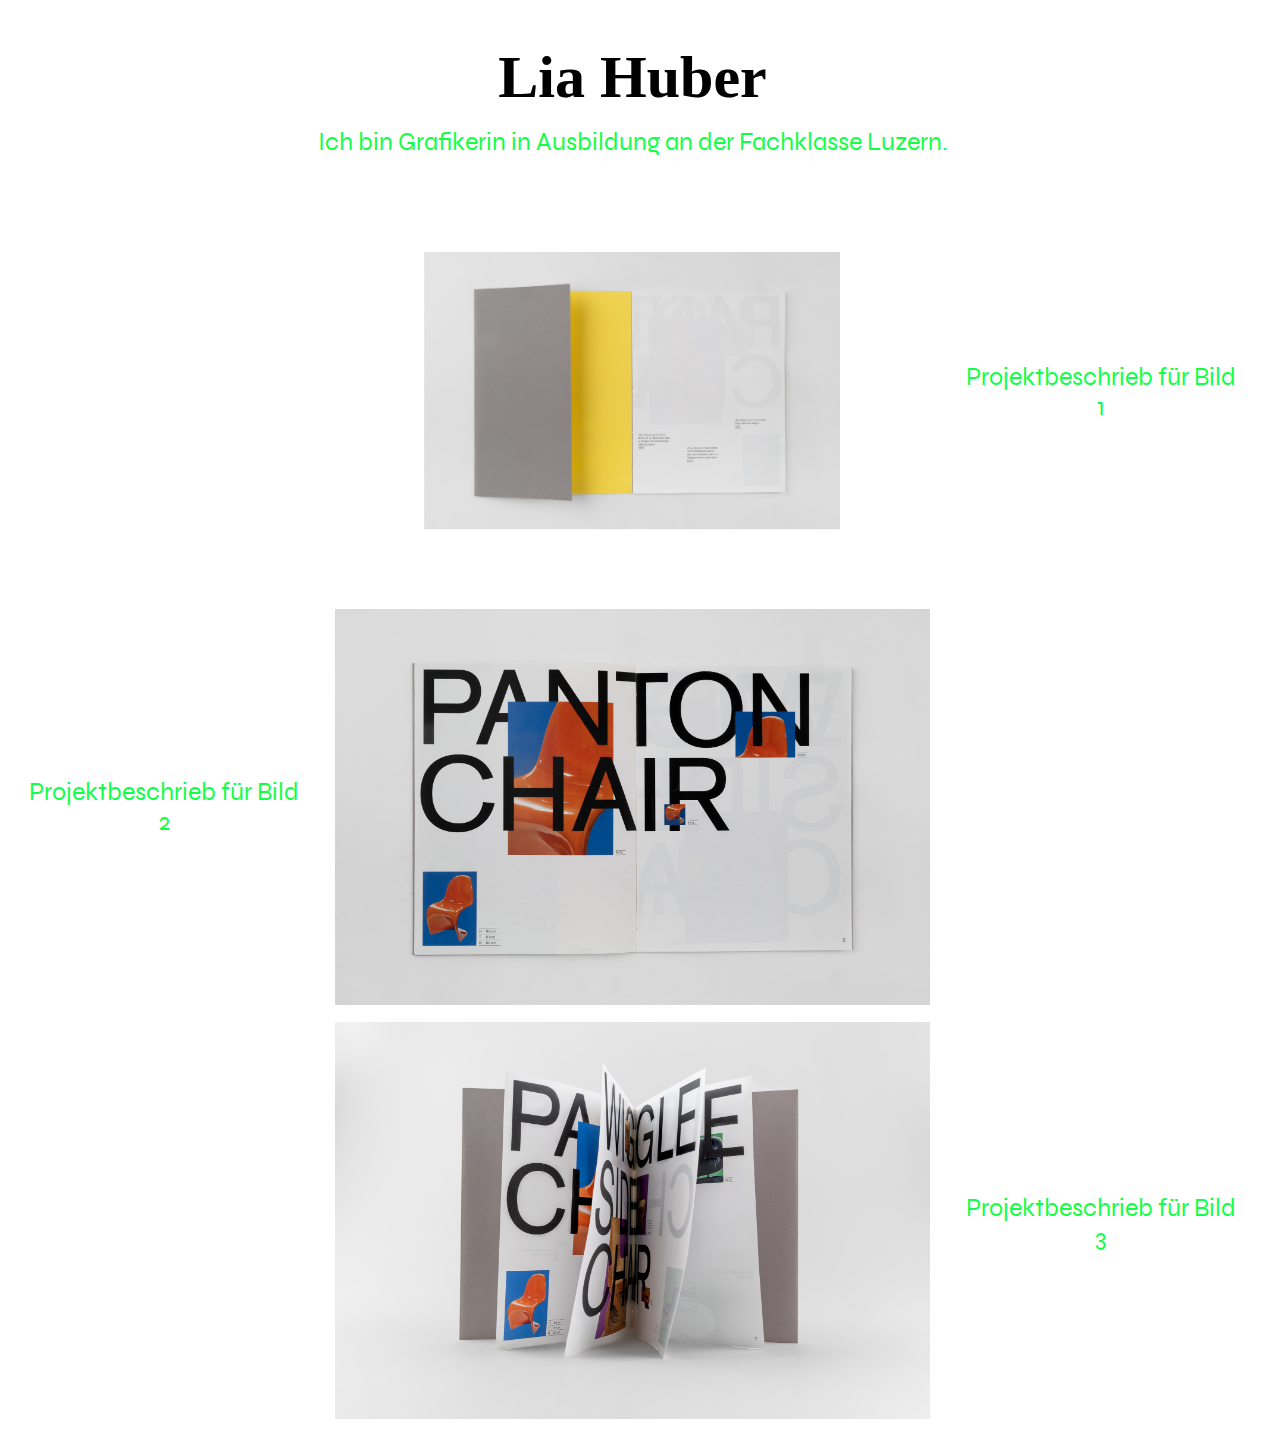
<file: index-v5.html>
<!DOCTYPE html>
<html lang="de">

  <head>
    <meta charset="UTF-8" />
    <meta name="viewport" content="width=device-width, initial-scale=1.0" />
    <meta name="author" content="Lia Huber" />
    <meta name="description" content="Ich bin Grafikerin in der Ausbildung an der Fachklasse Grafik Luzern."/>
    <link rel="stylesheet" href="style-v5.css" />
    <title>Lia Huber</title>
  </head>
  
  <body>
    <div class="grid-container">

      <div class="name">
        <!-- wie man Name zur E-Mail macht man kann a tag auch um ein Bild machen -->
        <h1><a href="mailto:liafilippa@icloud.com">Lia Huber</a></h1>
      </div>

      <div class="bio">
        <p>Ich bin Grafikerin in Ausbildung an der Fachklasse Luzern.</p>
      </div>

      <div class="image-1">
        <!-- wenn das einte Bild zum anderen werden soll. class a ist das erste und class b ist das zweite.-->
        <img src="data/LiaHuber-Layout1-2.jpg" class="a"/>
        <img src="data/liahuber-layout1-jpg/LiaHuber-Layout1-5.jpg" class="b"/>
      </div>

      <div class="image-2">
        <img src="data/LiaHuber-Layout1-3.jpg" />
      </div>

      <div class="image-3">
        <img src="data/LiaHuber-Layout1-7.jpg" />
      </div>

      <div class="text-1">
        <p>Projektbeschrieb für Bild 1</p>
      </div>

      <div class="text-2">
        <p>Projektbeschrieb für Bild 2</p>
      </div>

      <div class="text-3">
        <p>Projektbeschrieb für Bild 3</p>
      </div>



      <!-- Achtung hier endet unser Grid-Container -->
    </div>



    <!-- Achtung aller inhalt muss vor dieser Linie rein.-->
  </body>
  
</html>
</file>
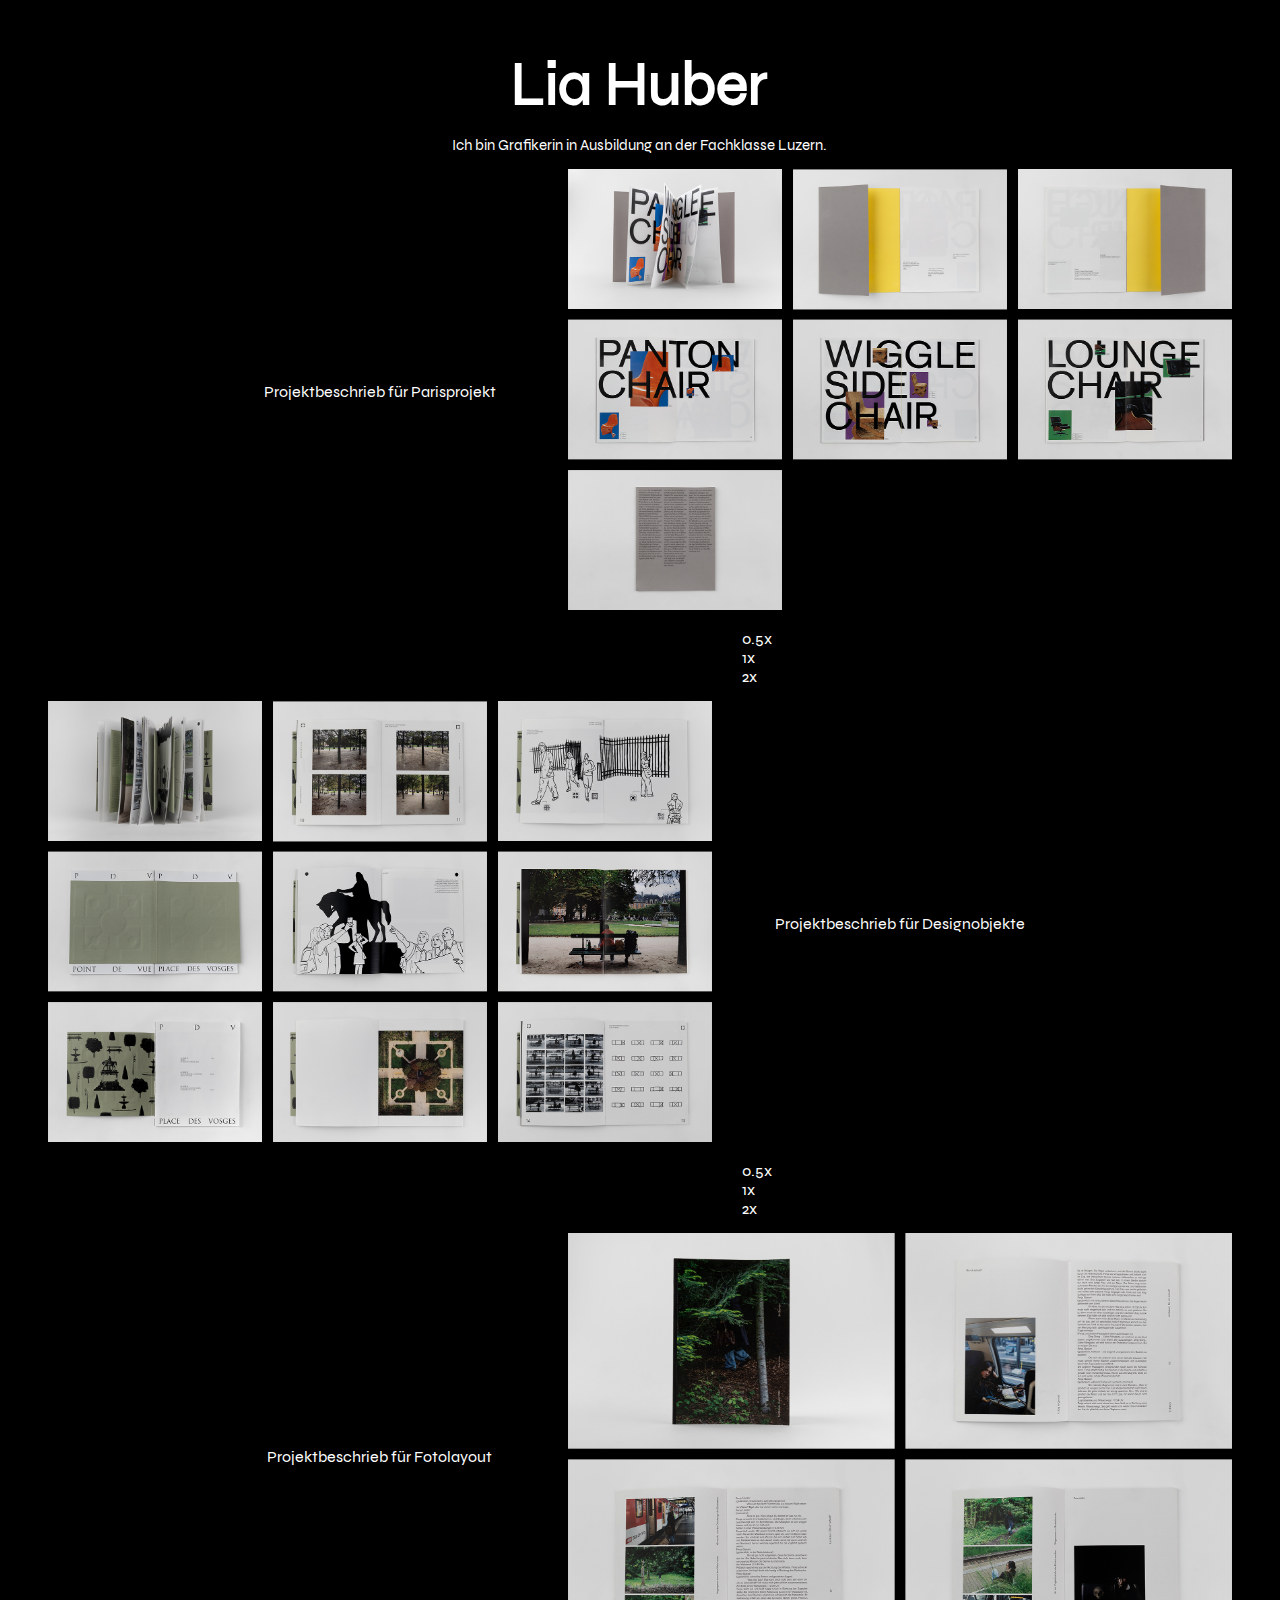
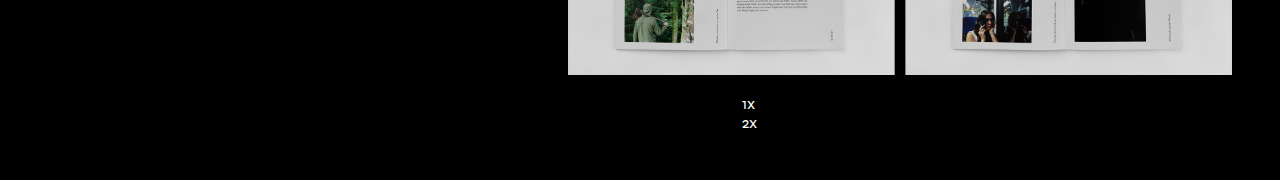
<file: index-v7.html>
<!DOCTYPE html>
<html lang="de">

  <head>
    <meta charset="UTF-8" />
    <meta name="viewport" content="width=device-width, initial-scale=1.0" />
    <meta name="author" content="Lia Huber" />
    <meta name="description" content="Ich bin Grafikerin in der Ausbildung an der Fachklasse Grafik Luzern."/>
    <link rel="stylesheet" href="style-v7.css" />
    <title>Lia Huber</title>
  </head>
  
  <body>
    <div class="grid-container">

      <div class="name">
        <h1>Lia Huber</h1>
      </div>

      <div class="bio">
        <p>Ich bin Grafikerin in Ausbildung an der Fachklasse Luzern.</p>
      </div>

<!-- p1 -->

      <div class="p1-bilder">
        <img src="data/p1-bilder/p1-05x.png" class="p1-05x"/>
        <!-- <img src="data/p1-bilder/p1-1x.png" class="p1-1x"/>
        <img src="data/p1-bilder/p1-2x.png" class="p1-2x"/> -->
      </div>

      <div class="p1-zoom">
        <div class="p1-zoom-05">0.5x</div>
        <div class="p1-zoom-1">1x</div>
        <div class="p1-zoom-2">2x</div>
      </div>

      <div class="p1-text">
        <p>Projektbeschrieb für Parisprojekt</p>
      </div>

<!-- p2 -->

      <div class="p2-bilder">
        <img src="data/p2-bilder/p2-05x.png" class="p2-05x"/>
        <!-- <img src="data/p2-bilder/p2-1x.png" class="p2-1x"/>
        <img src="data/p2-bilder/p2-2x.png" class="p2-2x"/> -->
      </div>

      <div class="p2-zoom">
        <div class="p2-zoom-05">0.5x</div>
        <div class="p2-zoom-1">1x</div>
        <div class="p2-zoom-2">2x</div>
      </div>

      <div class="p2-text">
        <p>Projektbeschrieb für Designobjekte</p>
      </div>

<!-- p3 -->

      <div class="p3-bilder">
        <img src="data/p3-bilder/p3-1x.png" class="p3-1x"/>
        <!-- <img src="data/p3-bilder/p3-2x.png" class="p3-2x"/> -->
      </div>

      <div class="p3-zoom">
        <div class="p3-zoom-1">1x</div>
        <div class="p3-zoom-2">2x</div>
      </div>

      <div class="p3-text">
        <p>Projektbeschrieb für Fotolayout</p>
      </div>



      <!-- Achtung hier endet unser Grid-Container -->
    </div>



    <!-- Achtung aller inhalt muss vor dieser Linie rein.-->
  </body>
  
</html>
</file>
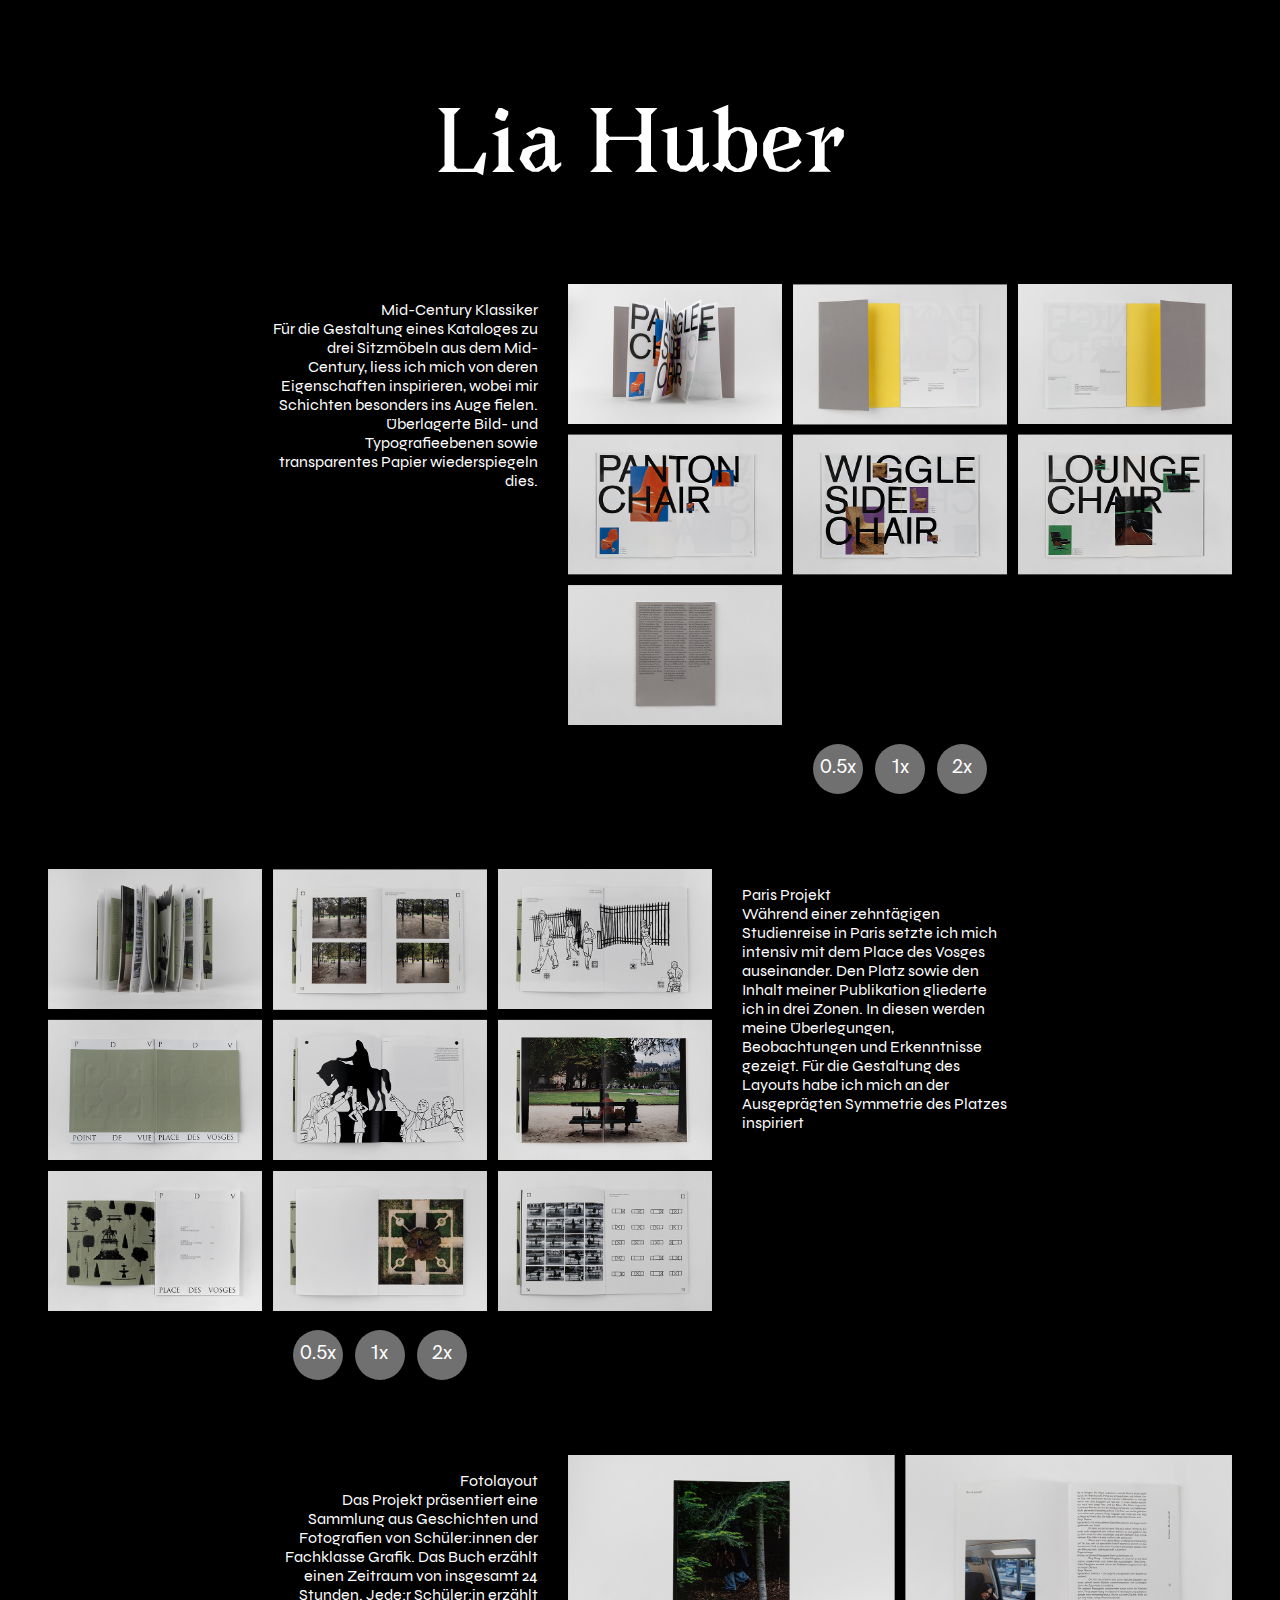
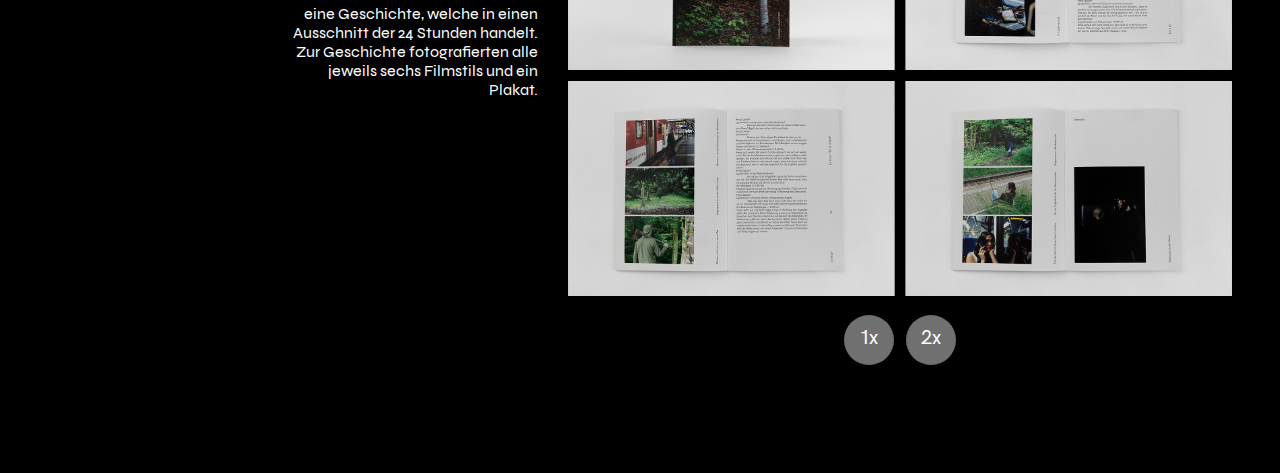
<file: index-v8.html>
<!DOCTYPE html>
<html lang="de">

  <head>
    <meta charset="UTF-8" />
    <meta name="viewport" content="width=device-width, initial-scale=1.0" />
    <meta name="author" content="Lia Huber" />
    <meta name="description" content="Ich bin Grafikerin in der Ausbildung an der Fachklasse Grafik Luzern."/>
    <link rel="stylesheet" href="style-v8.css" />
    <title>Lia Huber</title>
  </head>
  
  <body>
    <div class="grid-container">

      <div class="name">
        <h1>
          <a href="#Lia Huber"> Lia Huber</a>
        </h1>
      </div>

      <div class="bio">
        <!-- <p>Ich bin Grafikerin in Ausbildung an der Fachklasse Luzern.</p> -->
      </div>

<!-- p1 -->

      <div class="p1-bilder">
        <img src="data/p1-bilder/p1-05x.png" class="p1-05x"/>
        <!-- <img src="data/p1-bilder/p1-1x.png" class="p1-1x"/>
        <img src="data/p1-bilder/p1-2x.png" class="p1-2x"/> -->
      </div>

      <div class="p1-zoom">
        <div class="p1-zoom-05x">0.5x</div>
        <div class="p1-zoom-1x">1x</div>
        <div class="p1-zoom-2x">2x</div>
      </div>

      <div class="p1-text">
        <p>Mid-Century Klassiker<br> Für die Gestaltung eines Kataloges zu drei Sitzmöbeln aus dem Mid-Century, liess ich mich von deren Eigenschaften inspirieren, wobei mir Schichten besonders ins Auge fielen. Überlagerte Bild- und Typografieebenen sowie transparentes Papier wiederspiegeln dies.
        </p>
      </div>

<!-- p2 -->

      <div class="p2-bilder" id="Lia Huber"> 
        <img src="data/p2-bilder/p2-05x.png" class="p2-05x"/>
        <!-- <img src="data/p2-bilder/p2-1x.png" class="p2-1x"/>
        <img src="data/p2-bilder/p2-2x.png" class="p2-2x"/> -->
      </div>

      <div class="p2-zoom">
        <div class="p2-zoom-05x">0.5x</div>
        <div class="p2-zoom-1x">1x</div>
        <div class="p2-zoom-2x">2x</div>
      </div>

      <div class="p2-text">
         <p>Paris Projekt<br> Während einer zehntägigen Studienreise in Paris setzte ich mich intensiv mit dem Place des Vosges auseinander. Den Platz sowie den Inhalt meiner Publikation gliederte ich in drei Zonen. In diesen werden meine Überlegungen, Beobachtungen und Erkenntnisse  gezeigt. Für die Gestaltung des Layouts habe ich mich an der Ausgeprägten Symmetrie des Platzes inspiriert
        </p>

      </div>

<!-- p3 -->

      <div class="p3-bilder">
        <img src="data/p3-bilder/p3-1x.png" class="p3-1x"/>
        <!-- <img src="data/p3-bilder/p3-2x.png" class="p3-2x"/> -->
      </div>

      <div class="p3-zoom">
        <div class="p3-zoom-1x">1x</div>
        <div class="p3-zoom-2x">2x</div>
      </div>

      <div class="p3-text">
        <p>Fotolayout<br> Das Projekt präsentiert eine Sammlung aus Geschichten und Fotografien von Schüler:innen der Fachklasse Grafik. Das Buch erzählt einen Zeitraum von insgesamt 24 Stunden. Jede:r Schüler:in erzählt eine Geschichte, welche in einen Ausschnitt der 24 Stunden handelt. Zur Geschichte fotografierten alle jeweils sechs Filmstils und ein Plakat. 
        </p>
      </div>



      <!-- Achtung hier endet unser Grid-Container -->
    </div>



    <!-- Achtung aller inhalt muss vor dieser Linie rein.-->
  </body>
  
</html>
</file>
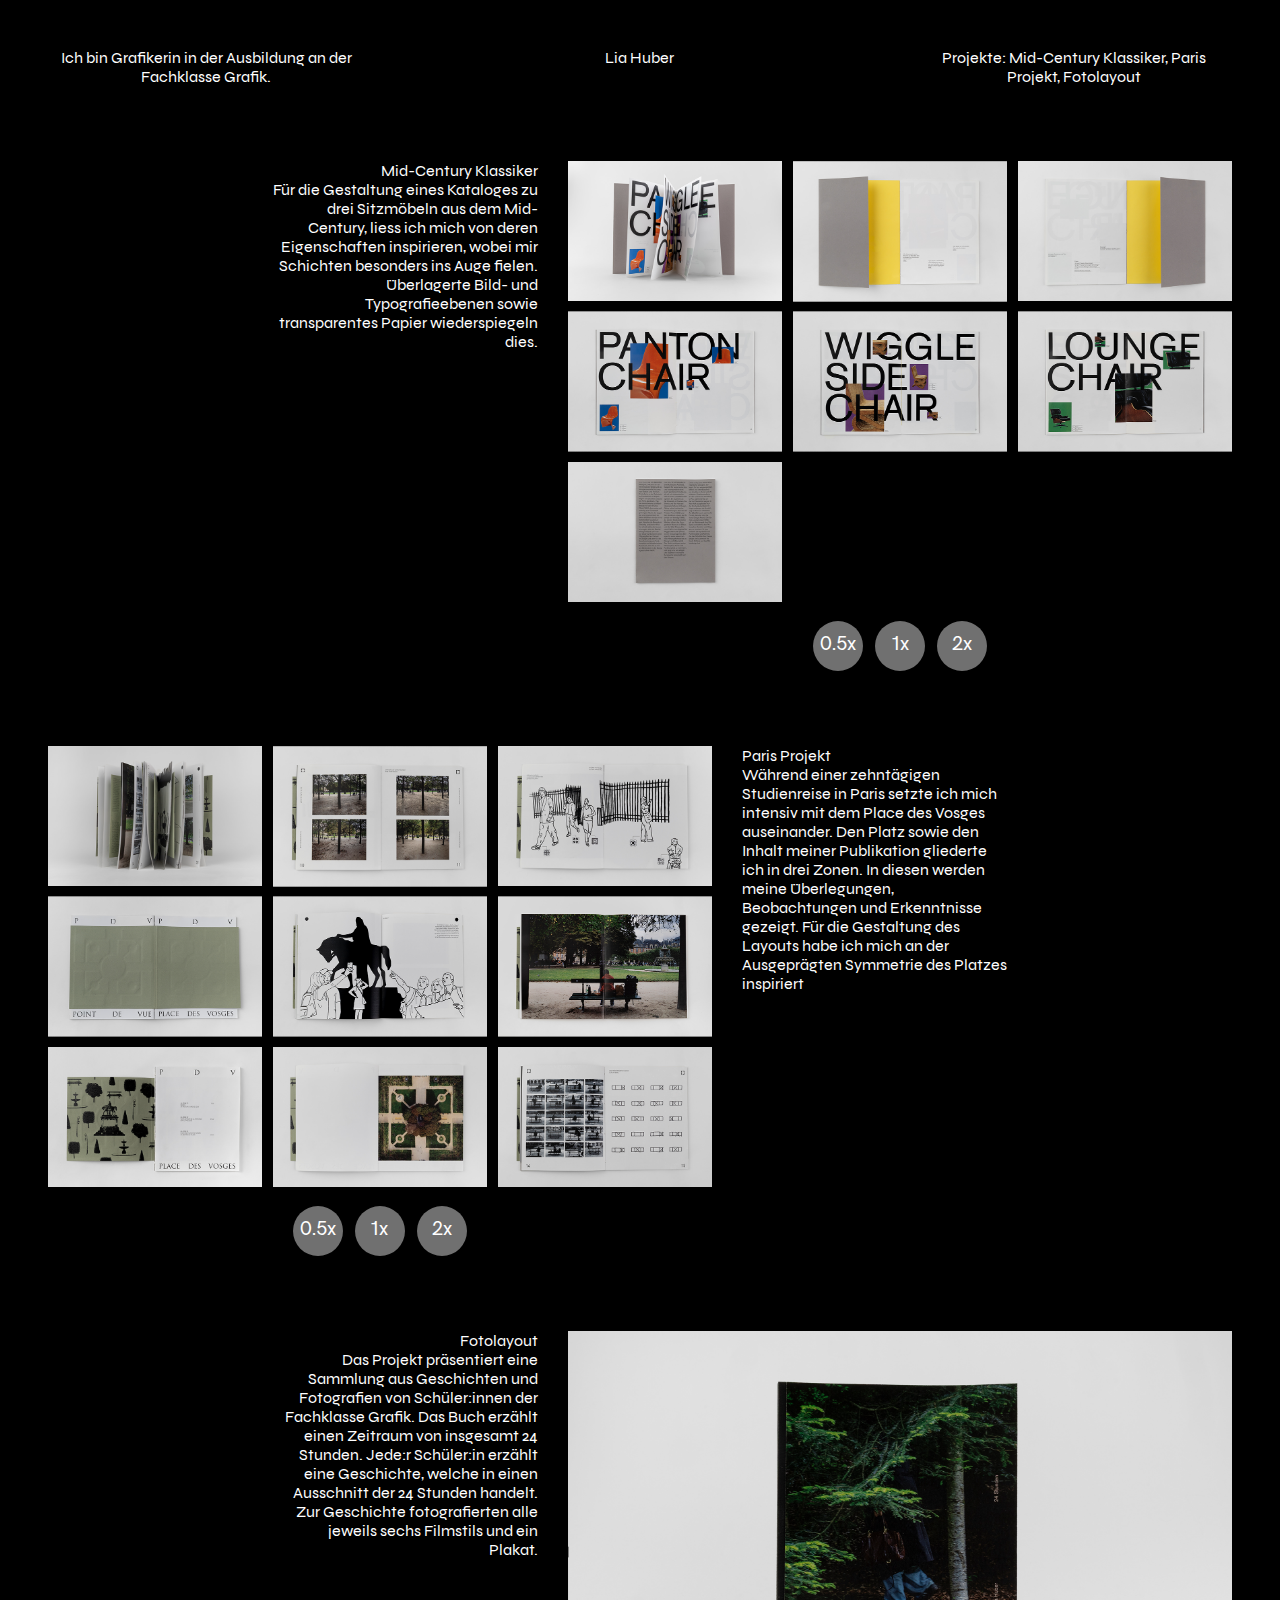
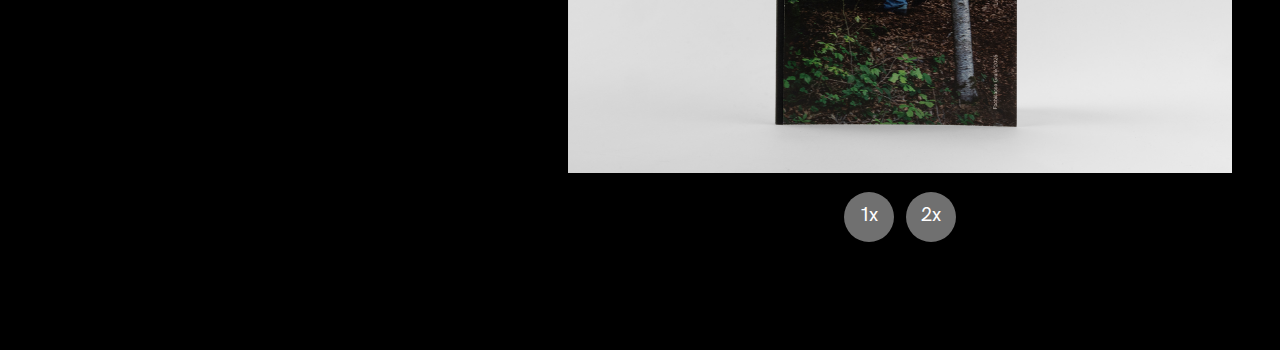
<file: index-v9.html>
<!DOCTYPE html>
<html lang="de">

  <head>
    <meta charset="UTF-8" />
    <meta name="viewport" content="width=device-width, initial-scale=1.0" />
    <meta name="author" content="Lia Huber" />
    <meta name="description" content="Ich bin Grafikerin in der Ausbildung an der Fachklasse Grafik Luzern."/>
    <link rel="stylesheet" href="style-v9.css" />
    <title>Lia Huber</title>
  </head>
  
  <body>
    <div class="grid-container">

      <div class="name">
        <h1>Lia Huber</h1>
      </div>

      <div class="bio">
        <p>Ich bin Grafikerin in Ausbildung an der Fachklasse Luzern.</p>
      </div>

      <div class="projektaufzählung">
        <p>Projekte:
          <a href="#p1">Mid-Century Klassiker</a>,
          <a href="#p2">Paris Projekt</a>,
          <a href="#p3">Fotolayout</a>
        </p>
      </div>

      <div class="nameklein">
        <p>
          <a href="mailto:liafilippa@icloud.com">Lia Huber</a></p>
      </div>

      <div class="bioklein">
        <p>Ich bin Grafikerin in der Ausbildung an der 
          <a href=https://fachklassegrafik.ch/ target="_blank">Fachklasse Grafik</a>.</p>
      </div>


<!-- p1 -->

      <div class="p1-bilder">
        <img src="data/p1-bilder/p1-05x.png" class="p1-05x"/>
        <!-- <img src="data/p1-bilder/p1-1x.png" class="p1-1x"/>
        <img src="data/p1-bilder/p1-2x.png" class="p1-2x"/> -->
      </div>

      <div> class=</div>

      <div class="p1-bilder" id="p1">
        <img src="data/p1-bilder/p1-05x.png"/>
      </div>

      <div class="p1-zoom">
        <div class="p1-zoom-05x">0.5x</div>
        <div class="p1-zoom-1x">1x</div>
        <div class="p1-zoom-2x">2x</div>
      </div>

      <div class="p1-text">
        <p>Mid-Century Klassiker<br>Für die Gestaltung eines Kataloges zu drei Sitzmöbeln aus dem Mid-Century, liess ich mich von deren Eigenschaften inspirieren, wobei mir Schichten besonders ins Auge fielen. Überlagerte Bild- und Typografieebenen sowie transparentes Papier wiederspiegeln dies.
        </p>
      </div>

<!-- p2 -->

      <div class="p2-bilder">
        <img src="data/p2-bilder/p2-05x.png" class="p2-05x"/>
        <!-- <img src="data/p2-bilder/p2-1x.png" class="p2-1x"/>
        <img src="data/p2-bilder/p2-2x.png" class="p2-2x"/> -->
      </div>

      <div class="p2-bilder" id="p2">
        <img src="data/p2-bilder/p2-05x.png"/>
      </div>

      <div class="p2-zoom">
        <div class="p2-zoom-05x">0.5x</div>
        <div class="p2-zoom-1x">1x</div>
        <div class="p2-zoom-2x">2x</div>
      </div>

      <div class="p2-text">
         <p>Paris Projekt<br>Während einer zehntägigen Studienreise in Paris setzte ich mich intensiv mit dem Place des Vosges auseinander. Den Platz sowie den Inhalt meiner Publikation gliederte ich in drei Zonen. In diesen werden meine Überlegungen, Beobachtungen und Erkenntnisse  gezeigt. Für die Gestaltung des Layouts habe ich mich an der Ausgeprägten Symmetrie des Platzes inspiriert
        </p>
      </div>

<!-- p3 -->

      <div class="p3-bilder">
        <img src="data/p3-bilder/p3-1x.png" class="p3-1x"/>
        <!-- <img src="data/p3-bilder/p3-2x.png" class="p3-2x"/> -->
      </div>

      <div class="p3-bilder" id="p3">
        <img src="data/p3-bilder/p3-2x.png"/>
      </div>

      <div class="p3-zoom">
        <div class="p3-zoom-1x">1x</div>
        <div class="p3-zoom-2x">2x</div>
      </div>

      <div class="p3-text">
        <p>Fotolayout<br>Das Projekt präsentiert eine Sammlung aus Geschichten und Fotografien von Schüler:innen der Fachklasse Grafik. Das Buch erzählt einen Zeitraum von insgesamt 24 Stunden. Jede:r Schüler:in erzählt eine Geschichte, welche in einen Ausschnitt der 24 Stunden handelt. Zur Geschichte fotografierten alle jeweils sechs Filmstils und ein Plakat. 
        </p>
      </div>



      <!-- Achtung hier endet unser Grid-Container -->
    </div>



    <!-- Achtung aller inhalt muss vor dieser Linie rein.-->
  </body>
  
</html>
</file>
<file: style.css>
@font-face {
    font-family: "Syne-Regular";
    src: url("fonts/Syne-Regular.woff2") format("woff2");
}

@font-face {
    font-family: "Avara-Bold";
    src: url("fonts/Avara-Bold.woff2") format("woff"); 
}

@font-face {
    font-family: "hkgrotesk_regular";
    src: url("fonts/hkgrotesk_regular.woff") format("woff"); 
}

body {
    background-color: black;
    font-family: "Syne-Regular", sans-serif;
}

img {
    max-width: 100%;
    height: auto;
}

h1 {
    margin: 0px;
    font-family: "Syne-Regular", sans-serif;
}

p {
    margin: 0px;
}

a {
  color: inherit;
  text-decoration: none;
}

a:hover {
    color: rgb(252, 252, 71);
}

html {
  scroll-behavior: smooth;
}

#p1,
#p2,
#p3 {
    scroll-margin-top: 48px;
}

.grid-container {
    display: grid;
    padding: 30px 40px;
    gap: 15px;
    column-gap: 30px;
    row-gap: 15px;
    grid-template-columns: repeat(7, 1fr);
    grid-template-areas:
    "bioklein bioklein nameklein nameklein nameklein projektaufzählung projektaufzählung"
    ". p1-text p1-text p1-bilder p1-bilder p1-bilder p1-bilder"
    ". . . p1-bilder p1-bilder p1-bilder p1-bilder"
    ". . . . p1-zoom p1-zoom ."
    "p2-bilder p2-bilder p2-bilder p2-bilder p2-text p2-text ."
    "p2-bilder p2-bilder p2-bilder p2-bilder . . ."
    ". p2-zoom p2-zoom . . . ."
    ". p3-text p3-text p3-bilder p3-bilder p3-bilder p3-bilder"
    ". . . p3-bilder p3-bilder p3-bilder p3-bilder"
    ". . . . p3-zoom p3-zoom .";
}

.nameklein {
    grid-area: nameklein;
}

.nameklein p {
    text-align: center;
    color: white;
    margin-bottom: 60px;
}

.nameklein a {
    color: inherit;
    text-decoration: none;
    transition: color 0.3s ease;
}

.nameklein a:hover {
    color: rgb(252, 252, 71);
}

.bioklein {
    grid-area: bioklein;
}

.bioklein p {
    text-align: left;
    color: white;
    margin-bottom: 60px;
}

.projektaufzählung {
    grid-area: projektaufzählung;
}

.projektaufzählung p {
    text-align: right;
    color: white;
    margin-bottom: 60px;
}

/* p1 */

.p1-bilder {
    grid-area: p1-bilder;
}

.p1-text {
    grid-area: p1-text;
    /* align-self: center; */
    text-align: right;
    color: white;
    margin-left: 50px;
}

.p1-zoom {
    grid-area: p1-zoom;
    color:white;
    text-align: center;
    margin-bottom: 60px;
    display: flex;
    align-items: center;
    justify-content: center;
    gap: 12px;
    font-family: "hkgrotesk_regular", sans-serif;
    font-size: 20px;
}


.p1-zoom :hover {
    color: rgb(252, 252, 71);
}

.p1-zoom-1x {
    color: rgb(252, 252, 71);
}

.p1-zoom-05x:hover ~ .p1-zoom-1x {
    color: white;
}

.p1-zoom:has(.p1-zoom-2x:hover) .p1-zoom-1x {
    color: white;
}

.p1-zoom-05x,
.p1-zoom-1x,
.p1-zoom-2x {
    background-color: rgb(112, 112, 112);
    width: 50px;
    height: 50px;
    border-radius: 50%;
    display: flex;              /* add this */
    align-items: center;        /* vertical center */
    justify-content: center;    /* horizontal center */
}

/* p2 */

.p2-bilder {
    grid-area: p2-bilder;
}

.p2-text {
    grid-area: p2-text;
    /* align-self: center; */
    text-align: left;
    color: white;
    margin-right: 50px;
}

.p2-zoom {
    grid-area: p2-zoom;
    color:white;
    text-align: center;
    margin-bottom: 60px;
    display: flex;
    align-items: center;
    justify-content: center;
    gap: 12px;
    font-family: "hkgrotesk_regular", sans-serif;
    font-size: 20px;
}

.p2-zoom :hover {
    color: rgb(252, 252, 71);
}

.p2-zoom-1x {
    color: rgb(252, 252, 71);
}

.p2-zoom-05x:hover ~ .p2-zoom-1x {
    color: white;
}

.p2-zoom:has(.p2-zoom-2x:hover) .p2-zoom-1x {
    color: white;
}


.p2-zoom-05x,
.p2-zoom-1x,
.p2-zoom-2x {
    background-color: rgb(112, 112, 112);
    width: 50px;
    height: 50px;
    border-radius: 50%;
    display: flex;              /* add this */
    align-items: center;        /* vertical center */
    justify-content: center;    /* horizontal center */
}


/* p3 */

.p3-bilder {
    grid-area: p3-bilder;
}

.p3-text {
    grid-area: p3-text;
    align-self: center;
    text-align: right;
    color: white;
    margin-left: 60px;
}

.p3-zoom {
    grid-area: p3-zoom;
    color:white;
    text-align: center;
    margin-bottom: 60px;
    display: flex;
    align-items: center;
    justify-content: center;
    gap: 12px;
    font-family: "hkgrotesk_regular", sans-serif;
    font-size: 20px;
}

.p3-zoom :hover {
    color: rgb(252, 252, 71);
}

.p3-zoom-1x {
    color: rgb(252, 252, 71);
}

.p3-zoom:has(.p3-zoom-2x:hover) .p3-zoom-1x {
    color: white;
}

.p3-zoom-1x,
.p3-zoom-2x {
    background-color: rgb(112, 112, 112);
    width: 50px;
    height: 50px;
    border-radius: 50%;
    display: flex;              /* add this */
    align-items: center;        /* vertical center */
    justify-content: center;    /* horizontal center */
}



/* ANIMATION ZOOM P1 */

/* Default: only 2x visible */
.p1-05x {
  display: none;
}
.p1-2x {
  display: none;
}
.p1-1x {
  display: block;
}

/* Hover 0.5x → show 0.5x, hide 2x */
.p1-zoom:has(.p1-zoom-05x:hover) ~ .p1-bilder .p1-05x {
  display: block;
}
.p1-zoom:has(.p1-zoom-05x:hover) ~ .p1-bilder .p1-1x {
  display: none;
}
 
/* Hover 1x → show 1x, hide 2x */
.p1-zoom:has(.p1-zoom-2x:hover) ~ .p1-bilder .p1-2x {
  display: block;
}
.p1-zoom:has(.p1-zoom-2x:hover) ~ .p1-bilder .p1-1x {
  display: none;
}



/* ANIMATION ZOOM P2 */

/* Default: only 2x visible */
.p2-05x {
  display: none;
}
.p2-2x {
  display: none;
}
.p2-1x {
  display: block;
}

/* Hover 0.5x → show 0.5x, hide 2x */
.p2-zoom:has(.p2-zoom-05x:hover) ~ .p2-bilder .p2-05x {
  display: block;
}
.p2-zoom:has(.p2-zoom-05x:hover) ~ .p2-bilder .p2-1x {
  display: none;
}
 
/* Hover 1x → show 1x, hide 2x */
.p2-zoom:has(.p2-zoom-2x:hover) ~ .p2-bilder .p2-2x {
  display: block;
}
.p2-zoom:has(.p2-zoom-2x:hover) ~ .p2-bilder .p2-1x {
  display: none;
}



/* ANIMATION ZOOM P3 */

/* Default: only 2x visible */

.p3-2x {
  display: none;
}
.p3-1x {
  display: block;
}
 
/* Hover 1x → show 1x, hide 2x */
.p3-zoom:has(.p3-zoom-2x:hover) ~ .p3-bilder .p3-2x {
  display: block;
}
.p3-zoom:has(.p3-zoom-2x:hover) ~ .p3-bilder .p3-1x {
  display: none;
}
</file>
<file: style-v10.css>
@font-face {
    font-family: "Syne-Regular";
    src: url("fonts/Syne-Regular.woff2") format("woff2");
}

@font-face {
    font-family: "Avara-Bold";
    src: url("fonts/Avara-Bold.woff2") format("woff"); 
}

@font-face {
    font-family: "hkgrotesk_regular";
    src: url("fonts/hkgrotesk_regular.woff") format("woff"); 
}

body {
    background-color: black;
    font-family: "Syne-Regular", sans-serif;
}

img {
    max-width: 100%;
    height: auto;
}

h1 {
    margin: 0px;
    font-family: "Syne-Regular", sans-serif;
}

p {
    margin: 0px;
}

a {
  color: inherit;
  text-decoration: none;
}

a:hover {
    color: rgb(252, 252, 71);
}

html {
  scroll-behavior: smooth;
}

.p1-bilder,
.p2-bilder,
.p3-bilder {
  scroll-margin-top: 50px;
}

.grid-container {
    display: grid;
    padding: 40px 40px;
    gap: 15px;
    column-gap: 30px;
    row-gap: 15px;
    grid-template-columns: repeat(7, 1fr);
    grid-template-areas:
    ". p1-text p1-text p1-bilder p1-bilder p1-bilder p1-bilder"
    ". . . p1-bilder p1-bilder p1-bilder p1-bilder"
    ". . . . p1-zoom p1-zoom ."
    "p2-bilder p2-bilder p2-bilder p2-bilder p2-text p2-text ."
    "p2-bilder p2-bilder p2-bilder p2-bilder . . ."
    ". p2-zoom p2-zoom . . . ."
    ". p3-text p3-text p3-bilder p3-bilder p3-bilder p3-bilder"
    ". . . p3-bilder p3-bilder p3-bilder p3-bilder"
    ". . . . p3-zoom p3-zoom .";
}


.nav-bar {
    display: flex;
    align-items: center;
    align-content: center;
    background-color: blueviolet;
}



.nameklein p {
    text-align: center;
    color: white;
    margin-bottom: 60px;
}

.nameklein a {
    color: inherit;
    text-decoration: none;
    transition: color 0.3s ease;
}

.nameklein a:hover {
    color: rgb(252, 252, 71);
}



.bioklein p {
    text-align: center;
    color: white;
    margin-bottom: 60px;
}



.projektaufzählung p {
    text-align: center;
    color: white;
    margin-bottom: 60px;
}

/* p1 */

.p1-bilder {
    grid-area: p1-bilder;
}

.p1-text {
    grid-area: p1-text;
    /* align-self: center; */
    text-align: right;
    color: white;
    margin-left: 50px;
}

.p1-zoom {
    grid-area: p1-zoom;
    color:white;
    text-align: center;
    margin-bottom: 60px;
    display: flex;
    align-items: center;
    justify-content: center;
    gap: 12px;
    font-family: "hkgrotesk_regular", sans-serif;
    font-size: 20px;
}

.p1-zoom-05x,
.p1-zoom-1x,
.p1-zoom-2x {
    background-color: rgb(112, 112, 112);
    width: 50px;
    height: 50px;
    border-radius: 50%;
    display: flex;              /* add this */
    align-items: center;        /* vertical center */
    justify-content: center;    /* horizontal center */
}

/* p2 */

.p2-bilder {
    grid-area: p2-bilder;
}

.p2-text {
    grid-area: p2-text;
    /* align-self: center; */
    text-align: left;
    color: white;
    margin-right: 50px;
}

.p2-zoom {
    grid-area: p2-zoom;
    color:white;
    text-align: center;
    margin-bottom: 60px;
    display: flex;
    align-items: center;
    justify-content: center;
    gap: 12px;
    font-family: "hkgrotesk_regular", sans-serif;
    font-size: 20px;
}

.p2-zoom-05x,
.p2-zoom-1x,
.p2-zoom-2x {
    background-color: rgb(112, 112, 112);
    width: 50px;
    height: 50px;
    border-radius: 50%;
    display: flex;              /* add this */
    align-items: center;        /* vertical center */
    justify-content: center;    /* horizontal center */
}

/* p3 */

.p3-bilder {
    grid-area: p3-bilder;
}

.p3-text {
    grid-area: p3-text;
    align-self: center;
    text-align: right;
    color: white;
    margin-left: 60px;
}

.p3-zoom {
    grid-area: p3-zoom;
    color:white;
    text-align: center;
    margin-bottom: 60px;
    display: flex;
    align-items: center;
    justify-content: center;
    gap: 12px;
    font-family: "hkgrotesk_regular", sans-serif;
    font-size: 20px;
}

.p3-zoom-1x,
.p3-zoom-2x {
    background-color: rgb(112, 112, 112);
    width: 50px;
    height: 50px;
    border-radius: 50%;
    display: flex;              /* add this */
    align-items: center;        /* vertical center */
    justify-content: center;    /* horizontal center */
}
</file>
<file: style-v11.css>
@font-face {
    font-family: "Syne-Regular";
    src: url("fonts/Syne-Regular.woff2") format("woff2");
}

@font-face {
    font-family: "Avara-Bold";
    src: url("fonts/Avara-Bold.woff2") format("woff"); 
}

@font-face {
    font-family: "hkgrotesk_regular";
    src: url("fonts/hkgrotesk_regular.woff") format("woff"); 
}

body {
    background-color: black;
    font-family: "Syne-Regular", sans-serif;
}

img {
    max-width: 100%;
    height: auto;
}

h1 {
    margin: 0px;
    font-family: "Syne-Regular", sans-serif;
}

p {
    margin: 0px;
}

a {
  color: inherit;
  text-decoration: none;
}

a:hover {
    color: rgb(252, 252, 71);
}

html {
  scroll-behavior: smooth;
}

.p1-bilder,
.p2-bilder,
.p3-bilder {
  scroll-margin-top: 50px;
}

.grid-container {
    display: grid;
    padding: 40px 40px;
    gap: 15px;
    column-gap: 30px;
    row-gap: 15px;
    grid-template-columns: repeat(7, 1fr);
    grid-template-areas:
    "bioklein bioklein nameklein nameklein nameklein projektaufzählung projektaufzählung"
    ". p1-text p1-text p1-bilder p1-bilder p1-bilder p1-bilder"
    ". . . p1-bilder p1-bilder p1-bilder p1-bilder"
    ". . . . p1-zoom p1-zoom ."
    "p2-bilder p2-bilder p2-bilder p2-bilder p2-text p2-text ."
    "p2-bilder p2-bilder p2-bilder p2-bilder . . ."
    ". p2-zoom p2-zoom . . . ."
    ". p3-text p3-text p3-bilder p3-bilder p3-bilder p3-bilder"
    ". . . p3-bilder p3-bilder p3-bilder p3-bilder"
    ". . . . p3-zoom p3-zoom .";
}

.nameklein {
    grid-area: nameklein;
}

.nameklein p {
    text-align: center;
    color: white;
    margin-bottom: 60px;
}

.nameklein a {
    color: inherit;
    text-decoration: none;
    transition: color 0.3s ease;
}

.nameklein a:hover {
    color: rgb(252, 252, 71);
}

.bioklein {
    grid-area: bioklein;
}

.bioklein p {
    text-align: center;
    color: white;
    margin-bottom: 60px;
}

.projektaufzählung {
    grid-area: projektaufzählung;
}

.projektaufzählung p {
    text-align: center;
    color: white;
    margin-bottom: 60px;
}

/* p1 */

.p1-bilder {
    grid-area: p1-bilder;
}

.p1-text {
    grid-area: p1-text;
    /* align-self: center; */
    text-align: right;
    color: white;
    margin-left: 50px;
}

.p1-zoom {
    grid-area: p1-zoom;
    color:white;
    text-align: center;
    margin-bottom: 60px;
    display: flex;
    align-items: center;
    justify-content: center;
    gap: 12px;
    font-family: "hkgrotesk_regular", sans-serif;
    font-size: 20px;
}

.p1-zoom :hover {
    color: rgb(252, 252, 71);

}
.p1-zoom-2x {
    color: rgb(252, 252, 71);
}


.p1-zoom-05x,
.p1-zoom-1x,
.p1-zoom-2x {
    background-color: rgb(112, 112, 112);
    width: 50px;
    height: 50px;
    border-radius: 50%;
    display: flex;              /* add this */
    align-items: center;        /* vertical center */
    justify-content: center;    /* horizontal center */
}

/* p2 */

.p2-bilder {
    grid-area: p2-bilder;
}

.p2-text {
    grid-area: p2-text;
    /* align-self: center; */
    text-align: left;
    color: white;
    margin-right: 50px;
}

.p2-zoom {
    grid-area: p2-zoom;
    color:white;
    text-align: center;
    margin-bottom: 60px;
    display: flex;
    align-items: center;
    justify-content: center;
    gap: 12px;
    font-family: "hkgrotesk_regular", sans-serif;
    font-size: 20px;
}
.p2-zoom :hover {
    color: rgb(252, 252, 71);
}


.p2-zoom-05x,
.p2-zoom-1x,
.p2-zoom-2x {
    background-color: rgb(112, 112, 112);
    width: 50px;
    height: 50px;
    border-radius: 50%;
    display: flex;              /* add this */
    align-items: center;        /* vertical center */
    justify-content: center;    /* horizontal center */
}


/* p3 */

.p3-bilder {
    grid-area: p3-bilder;
}

.p3-text {
    grid-area: p3-text;
    align-self: center;
    text-align: right;
    color: white;
    margin-left: 60px;
}

.p3-zoom {
    grid-area: p3-zoom;
    color:white;
    text-align: center;
    margin-bottom: 60px;
    display: flex;
    align-items: center;
    justify-content: center;
    gap: 12px;
    font-family: "hkgrotesk_regular", sans-serif;
    font-size: 20px;
}

.p3-zoom :hover {
    color: rgb(252, 252, 71);
}

.p3-zoom-1x,
.p3-zoom-2x {
    background-color: rgb(112, 112, 112);
    width: 50px;
    height: 50px;
    border-radius: 50%;
    display: flex;              /* add this */
    align-items: center;        /* vertical center */
    justify-content: center;    /* horizontal center */
}



/* ANIMATION ZOOM P1 */

/* Default: only 2x visible */
.p1-05x {
  display: none;
}
.p1-1x {
  display: none;
}
.p1-2x {
  display: block;
}

/* Hover 0.5x → show 0.5x, hide 2x */
.p1-zoom:has(.p1-zoom-05x:hover) ~ .p1-bilder .p1-05x {
  display: block;
}
.p1-zoom:has(.p1-zoom-05x:hover) ~ .p1-bilder .p1-2x {
  display: none;
}
 
/* Hover 1x → show 1x, hide 2x */
.p1-zoom:has(.p1-zoom-1x:hover) ~ .p1-bilder .p1-1x {
  display: block;
}
.p1-zoom:has(.p1-zoom-1x:hover) ~ .p1-bilder .p1-2x {
  display: none;
}



/* ANIMATION ZOOM P2 */

/* Default: only 2x visible */
.p2-05x {
  display: none;
}
.p2-1x {
  display: none;
}
.p2-2x {
  display: block;
}

/* Hover 0.5x → show 0.5x, hide 2x */
.p2-zoom:has(.p2-zoom-05x:hover) ~ .p2-bilder .p2-05x {
  display: block;
}
.p2-zoom:has(.p2-zoom-05x:hover) ~ .p2-bilder .p2-2x {
  display: none;
}
 
/* Hover 1x → show 1x, hide 2x */
.p2-zoom:has(.p2-zoom-1x:hover) ~ .p2-bilder .p2-1x {
  display: block;
}
.p2-zoom:has(.p2-zoom-1x:hover) ~ .p2-bilder .p2-2x {
  display: none;
}



/* ANIMATION ZOOM P3 */

/* Default: only 2x visible */

.p3-1x {
  display: none;
}
.p3-2x {
  display: block;
}
 
/* Hover 1x → show 1x, hide 2x */
.p3-zoom:has(.p3-zoom-1x:hover) ~ .p3-bilder .p3-1x {
  display: block;
}
.p3-zoom:has(.p3-zoom-1x:hover) ~ .p3-bilder .p3-2x {
  display: none;
}
</file>
<file: style-v12.css>
@font-face {
    font-family: "Syne-Regular";
    src: url("fonts/Syne-Regular.woff2") format("woff2");
}

@font-face {
    font-family: "Avara-Bold";
    src: url("fonts/Avara-Bold.woff2") format("woff"); 
}

@font-face {
    font-family: "hkgrotesk_regular";
    src: url("fonts/hkgrotesk_regular.woff") format("woff"); 
}

body {
    background-color: black;
    font-family: "Syne-Regular", sans-serif;
}

img {
    max-width: 100%;
    height: auto;
}

h1 {
    margin: 0px;
    font-family: "Syne-Regular", sans-serif;
}

p {
    margin: 0px;
}

a {
  color: inherit;
  text-decoration: none;
}

a:hover {
    color: rgb(252, 252, 71);
}

html {
  scroll-behavior: smooth;
}

.p1-bilder,
.p2-bilder,
.p3-bilder {
  scroll-margin-top: 50px;
}

.grid-container {
    display: grid;
    padding: 40px 40px;
    gap: 15px;
    column-gap: 30px;
    row-gap: 15px;
    grid-template-columns: repeat(7, 1fr);
    grid-template-areas:
    "bioklein bioklein nameklein nameklein nameklein projektaufzählung projektaufzählung"
    ". p1-text p1-text p1-bilder p1-bilder p1-bilder p1-bilder"
    ". . . p1-bilder p1-bilder p1-bilder p1-bilder"
    ". . . . p1-zoom p1-zoom ."
    "p2-bilder p2-bilder p2-bilder p2-bilder p2-text p2-text ."
    "p2-bilder p2-bilder p2-bilder p2-bilder . . ."
    ". p2-zoom p2-zoom . . . ."
    ". p3-text p3-text p3-bilder p3-bilder p3-bilder p3-bilder"
    ". . . p3-bilder p3-bilder p3-bilder p3-bilder"
    ". . . . p3-zoom p3-zoom .";
}

.nameklein {
    grid-area: nameklein;
}

.nameklein p {
    text-align: center;
    color: white;
    margin-bottom: 60px;
}

.nameklein a {
    color: inherit;
    text-decoration: none;
    transition: color 0.3s ease;
}

.nameklein a:hover {
    color: rgb(252, 252, 71);
}

.bioklein {
    grid-area: bioklein;
}

.bioklein p {
    text-align: left;
    color: white;
    margin-bottom: 60px;
}

.projektaufzählung {
    grid-area: projektaufzählung;
}

.projektaufzählung p {
    text-align: right;
    color: white;
    margin-bottom: 60px;
}

/* p1 */

.p1-bilder {
    grid-area: p1-bilder;
}

.p1-text {
    grid-area: p1-text;
    /* align-self: center; */
    text-align: right;
    color: white;
    margin-left: 50px;
}

.p1-zoom {
    grid-area: p1-zoom;
    color:white;
    text-align: center;
    margin-bottom: 60px;
    display: flex;
    align-items: center;
    justify-content: center;
    gap: 12px;
    font-family: "hkgrotesk_regular", sans-serif;
    font-size: 20px;
}


.p1-zoom :hover {
    color: rgb(252, 252, 71);
}

.p1-zoom-1x {
    color: rgb(252, 252, 71);
}

.p1-zoom-05x:hover ~ .p1-zoom-1x {
    color: white;
}

.p1-zoom:has(.p1-zoom-2x:hover) .p1-zoom-1x {
    color: white;
}



.p1-zoom-05x,
.p1-zoom-1x,
.p1-zoom-2x {
    background-color: rgb(112, 112, 112);
    width: 50px;
    height: 50px;
    border-radius: 50%;
    display: flex;              /* add this */
    align-items: center;        /* vertical center */
    justify-content: center;    /* horizontal center */
}

/* p2 */

.p2-bilder {
    grid-area: p2-bilder;
}

.p2-text {
    grid-area: p2-text;
    /* align-self: center; */
    text-align: left;
    color: white;
    margin-right: 50px;
}

.p2-zoom {
    grid-area: p2-zoom;
    color:white;
    text-align: center;
    margin-bottom: 60px;
    display: flex;
    align-items: center;
    justify-content: center;
    gap: 12px;
    font-family: "hkgrotesk_regular", sans-serif;
    font-size: 20px;
}

.p2-zoom :hover {
    color: rgb(252, 252, 71);
}

.p2-zoom-1x {
    color: rgb(252, 252, 71);
}

.p2-zoom-05x:hover ~ .p2-zoom-1x {
    color: white;
}

.p2-zoom:has(.p2-zoom-2x:hover) .p2-zoom-1x {
    color: white;
}


.p2-zoom-05x,
.p2-zoom-1x,
.p2-zoom-2x {
    background-color: rgb(112, 112, 112);
    width: 50px;
    height: 50px;
    border-radius: 50%;
    display: flex;              /* add this */
    align-items: center;        /* vertical center */
    justify-content: center;    /* horizontal center */
}


/* p3 */

.p3-bilder {
    grid-area: p3-bilder;
}

.p3-text {
    grid-area: p3-text;
    align-self: center;
    text-align: right;
    color: white;
    margin-left: 60px;
}

.p3-zoom {
    grid-area: p3-zoom;
    color:white;
    text-align: center;
    margin-bottom: 60px;
    display: flex;
    align-items: center;
    justify-content: center;
    gap: 12px;
    font-family: "hkgrotesk_regular", sans-serif;
    font-size: 20px;
}

.p3-zoom :hover {
    color: rgb(252, 252, 71);
}

.p3-zoom-1x {
    color: rgb(252, 252, 71);
}

.p3-zoom:has(.p3-zoom-2x:hover) .p3-zoom-1x {
    color: white;
}

.p3-zoom-1x,
.p3-zoom-2x {
    background-color: rgb(112, 112, 112);
    width: 50px;
    height: 50px;
    border-radius: 50%;
    display: flex;              /* add this */
    align-items: center;        /* vertical center */
    justify-content: center;    /* horizontal center */
}



/* ANIMATION ZOOM P1 */

/* Default: only 2x visible */
.p1-05x {
  display: none;
}
.p1-2x {
  display: none;
}
.p1-1x {
  display: block;
}

/* Hover 0.5x → show 0.5x, hide 2x */
.p1-zoom:has(.p1-zoom-05x:hover) ~ .p1-bilder .p1-05x {
  display: block;
}
.p1-zoom:has(.p1-zoom-05x:hover) ~ .p1-bilder .p1-1x {
  display: none;
}
 
/* Hover 1x → show 1x, hide 2x */
.p1-zoom:has(.p1-zoom-2x:hover) ~ .p1-bilder .p1-2x {
  display: block;
}
.p1-zoom:has(.p1-zoom-2x:hover) ~ .p1-bilder .p1-1x {
  display: none;
}



/* ANIMATION ZOOM P2 */

/* Default: only 2x visible */
.p2-05x {
  display: none;
}
.p2-2x {
  display: none;
}
.p2-1x {
  display: block;
}

/* Hover 0.5x → show 0.5x, hide 2x */
.p2-zoom:has(.p2-zoom-05x:hover) ~ .p2-bilder .p2-05x {
  display: block;
}
.p2-zoom:has(.p2-zoom-05x:hover) ~ .p2-bilder .p2-1x {
  display: none;
}
 
/* Hover 1x → show 1x, hide 2x */
.p2-zoom:has(.p2-zoom-2x:hover) ~ .p2-bilder .p2-2x {
  display: block;
}
.p2-zoom:has(.p2-zoom-2x:hover) ~ .p2-bilder .p2-1x {
  display: none;
}



/* ANIMATION ZOOM P3 */

/* Default: only 2x visible */

.p3-2x {
  display: none;
}
.p3-1x {
  display: block;
}
 
/* Hover 1x → show 1x, hide 2x */
.p3-zoom:has(.p3-zoom-2x:hover) ~ .p3-bilder .p3-2x {
  display: block;
}
.p3-zoom:has(.p3-zoom-2x:hover) ~ .p3-bilder .p3-1x {
  display: none;
}
</file>
<file: style-v13.css>
@font-face {
    font-family: "Syne-Regular";
    src: url("fonts/Syne-Regular.woff2") format("woff2");
}

@font-face {
    font-family: "Avara-Bold";
    src: url("fonts/Avara-Bold.woff2") format("woff"); 
}

@font-face {
    font-family: "hkgrotesk_regular";
    src: url("fonts/hkgrotesk_regular.woff") format("woff"); 
}

body {
    background-color: black;
    font-family: "Syne-Regular", sans-serif;
}

img {
    max-width: 100%;
    height: auto;
}

h1 {
    margin: 0px;
    font-family: "Syne-Regular", sans-serif;
}

p {
    margin: 0px;
}

a {
  color: inherit;
  text-decoration: none;
}

a:hover {
    color: rgb(252, 252, 71);
}

html {
  scroll-behavior: smooth;
}

#p1,
#p2,
#p3 {
    scroll-margin-top: 48px;
}

.grid-container {
    display: grid;
    padding: 30px 40px;
    gap: 15px;
    column-gap: 30px;
    row-gap: 15px;
    grid-template-columns: repeat(7, 1fr);
    grid-template-areas:
    "bioklein bioklein nameklein nameklein nameklein projektaufzählung projektaufzählung"
    ". p1-text p1-text p1-bilder p1-bilder p1-bilder p1-bilder"
    ". . . p1-bilder p1-bilder p1-bilder p1-bilder"
    ". . . . p1-zoom p1-zoom ."
    "p2-bilder p2-bilder p2-bilder p2-bilder p2-text p2-text ."
    "p2-bilder p2-bilder p2-bilder p2-bilder . . ."
    ". p2-zoom p2-zoom . . . ."
    ". p3-text p3-text p3-bilder p3-bilder p3-bilder p3-bilder"
    ". . . p3-bilder p3-bilder p3-bilder p3-bilder"
    ". . . . p3-zoom p3-zoom .";
}

.nameklein {
    grid-area: nameklein;
}

.nameklein p {
    text-align: center;
    color: white;
    margin-bottom: 60px;
}

.nameklein a {
    color: inherit;
    text-decoration: none;
    transition: color 0.3s ease;
}

.nameklein a:hover {
    color: rgb(252, 252, 71);
}

.bioklein {
    grid-area: bioklein;
}

.bioklein p {
    text-align: left;
    color: white;
    margin-bottom: 60px;
}

.projektaufzählung {
    grid-area: projektaufzählung;
}

.projektaufzählung p {
    text-align: right;
    color: white;
    margin-bottom: 60px;
}

/* p1 */

.p1-bilder {
    grid-area: p1-bilder;
}

.p1-text {
    grid-area: p1-text;
    /* align-self: center; */
    text-align: right;
    color: white;
    margin-left: 50px;
}

.p1-zoom {
    grid-area: p1-zoom;
    color:white;
    text-align: center;
    margin-bottom: 60px;
    display: flex;
    align-items: center;
    justify-content: center;
    gap: 12px;
    font-family: "hkgrotesk_regular", sans-serif;
    font-size: 20px;
}


.p1-zoom :hover {
    color: rgb(252, 252, 71);
}

.p1-zoom-1x {
    color: rgb(252, 252, 71);
}

.p1-zoom-05x:hover ~ .p1-zoom-1x {
    color: white;
}

.p1-zoom:has(.p1-zoom-2x:hover) .p1-zoom-1x {
    color: white;
}

.p1-zoom-05x,
.p1-zoom-1x,
.p1-zoom-2x {
    background-color: rgb(112, 112, 112);
    width: 50px;
    height: 50px;
    border-radius: 50%;
    display: flex;              /* add this */
    align-items: center;        /* vertical center */
    justify-content: center;    /* horizontal center */
}

/* p2 */

.p2-bilder {
    grid-area: p2-bilder;
}

.p2-text {
    grid-area: p2-text;
    /* align-self: center; */
    text-align: left;
    color: white;
    margin-right: 50px;
}

.p2-zoom {
    grid-area: p2-zoom;
    color:white;
    text-align: center;
    margin-bottom: 60px;
    display: flex;
    align-items: center;
    justify-content: center;
    gap: 12px;
    font-family: "hkgrotesk_regular", sans-serif;
    font-size: 20px;
}

.p2-zoom :hover {
    color: rgb(252, 252, 71);
}

.p2-zoom-1x {
    color: rgb(252, 252, 71);
}

.p2-zoom-05x:hover ~ .p2-zoom-1x {
    color: white;
}

.p2-zoom:has(.p2-zoom-2x:hover) .p2-zoom-1x {
    color: white;
}


.p2-zoom-05x,
.p2-zoom-1x,
.p2-zoom-2x {
    background-color: rgb(112, 112, 112);
    width: 50px;
    height: 50px;
    border-radius: 50%;
    display: flex;              /* add this */
    align-items: center;        /* vertical center */
    justify-content: center;    /* horizontal center */
}


/* p3 */

.p3-bilder {
    grid-area: p3-bilder;
}

.p3-text {
    grid-area: p3-text;
    align-self: center;
    text-align: right;
    color: white;
    margin-left: 60px;
}

.p3-zoom {
    grid-area: p3-zoom;
    color:white;
    text-align: center;
    margin-bottom: 60px;
    display: flex;
    align-items: center;
    justify-content: center;
    gap: 12px;
    font-family: "hkgrotesk_regular", sans-serif;
    font-size: 20px;
}

.p3-zoom :hover {
    color: rgb(252, 252, 71);
}

.p3-zoom-1x {
    color: rgb(252, 252, 71);
}

.p3-zoom:has(.p3-zoom-2x:hover) .p3-zoom-1x {
    color: white;
}

.p3-zoom-1x,
.p3-zoom-2x {
    background-color: rgb(112, 112, 112);
    width: 50px;
    height: 50px;
    border-radius: 50%;
    display: flex;              /* add this */
    align-items: center;        /* vertical center */
    justify-content: center;    /* horizontal center */
}



/* ANIMATION ZOOM P1 */

/* Default: only 2x visible */
.p1-05x {
  display: none;
}
.p1-2x {
  display: none;
}
.p1-1x {
  display: block;
}

/* Hover 0.5x → show 0.5x, hide 2x */
.p1-zoom:has(.p1-zoom-05x:hover) ~ .p1-bilder .p1-05x {
  display: block;
}
.p1-zoom:has(.p1-zoom-05x:hover) ~ .p1-bilder .p1-1x {
  display: none;
}
 
/* Hover 1x → show 1x, hide 2x */
.p1-zoom:has(.p1-zoom-2x:hover) ~ .p1-bilder .p1-2x {
  display: block;
}
.p1-zoom:has(.p1-zoom-2x:hover) ~ .p1-bilder .p1-1x {
  display: none;
}



/* ANIMATION ZOOM P2 */

/* Default: only 2x visible */
.p2-05x {
  display: none;
}
.p2-2x {
  display: none;
}
.p2-1x {
  display: block;
}

/* Hover 0.5x → show 0.5x, hide 2x */
.p2-zoom:has(.p2-zoom-05x:hover) ~ .p2-bilder .p2-05x {
  display: block;
}
.p2-zoom:has(.p2-zoom-05x:hover) ~ .p2-bilder .p2-1x {
  display: none;
}
 
/* Hover 1x → show 1x, hide 2x */
.p2-zoom:has(.p2-zoom-2x:hover) ~ .p2-bilder .p2-2x {
  display: block;
}
.p2-zoom:has(.p2-zoom-2x:hover) ~ .p2-bilder .p2-1x {
  display: none;
}



/* ANIMATION ZOOM P3 */

/* Default: only 2x visible */

.p3-2x {
  display: none;
}
.p3-1x {
  display: block;
}
 
/* Hover 1x → show 1x, hide 2x */
.p3-zoom:has(.p3-zoom-2x:hover) ~ .p3-bilder .p3-2x {
  display: block;
}
.p3-zoom:has(.p3-zoom-2x:hover) ~ .p3-bilder .p3-1x {
  display: none;
}
</file>
<file: style-v2.css>
@font-face {
    font-family: "Syne-Regular";
    src: url("fonts/Syne-Regular.woff2") format("woff2");
}

Body {
    background-color: rgb(255, 0, 183);
    font-family: "Syne-Regular", sans-serif;
}

p {
    margin: 0px;
    color:rgb(17, 255, 68);
    font-size: 25px;
}

img {
    max-width: 100%;
    height: auto;
}

h1 {
    margin: 0px;
    margin-top: 20px;
    color:rgb(17, 255, 68);
    font-family: "DotsAllForNowJL";
    src: url("fonts/DotsAllForNowJL.woff2") format("woff2");
}



.grid-container {
    display: grid;
    padding: 15px 30px 5px 15py;
    gap: 15px;
    column-gap: 30px;
    row-gap: 15px;
    grid-template-columns: 1fr 1fr 1fr 1fr;
    grid-template-areas:
    "name name name name"
    "bio bio bio bio"
    ". image-1 image-1 text-1"
    "text-2 image-2 image-2 ."
    ". image-3 image-3 text-3";

}

.name {
    grid-area: name;
}

.name h1 {
    text-align: center;
    font-size: 60px;
}

.bio {
    grid-area: bio;
    align-self: center;
    margin-bottom: 20px;
}

.bio p {
    text-align: center;
    color:rgb(17, 255, 68);
    font-size: 25px;
    margin: 0;
}

.image-1 {
    grid-area: image-1;
}

.image-2 {
    grid-area: image-2;
}

.image-3 {
    grid-area: image-3;
}

.text-1 {
    grid-area: text-1;
    align-self: center;
    text-align: center;
}

.text-2 {
    grid-area: text-2;
    align-self: center;
    text-align: center;
}

.text-3 {
    grid-area: text-3;
    align-self: center;
    text-align: center;
}
</file>
<file: style-v3.css>
@font-face {
    font-family: "Syne-Regular";
    src: url("fonts/Syne-Regular.woff2") format("woff2");
}

Body {
    background-color: rgb(255, 0, 183);
    font-family: "Syne-Regular", sans-serif;
}

p {
    margin: 0px;
    color:rgb(17, 255, 68);
    font-size: 25px;
    transition: color 0.5s ease;
}

p:hover {
    color: blue;
}

img {
    max-width: 100%;
    height: auto;
}

h1 {
    margin: 0px;
    margin-top: 20px;
    color:rgb(17, 255, 68);
    font-family: "DotsAllForNowJL";
    src: url("fonts/DotsAllForNowJL.woff2") format("woff2");
}



.grid-container {
    display: grid;
    padding: 15px 30px 5px 15py;
    gap: 15px;
    column-gap: 30px;
    row-gap: 15px;
    grid-template-columns: 1fr 1fr 1fr 1fr;
    grid-template-areas:
    "name name name name"
    "bio bio bio bio"
    ". image-1 image-1 text-1"
    "text-2 image-2 image-2 ."
    ". image-3 image-3 text-3";

}

/* NAME */

.name {
    grid-area: name;
}

.name h1 {
    text-align: center;
    font-size: 60px;
}

/* BIO */

.bio {
    grid-area: bio;
    align-self: center;
    margin-bottom: 20px;
}

.bio p {
    text-align: center;
    color:rgb(17, 255, 68);
    font-size: 25px;
    margin: 0;
}

/* IMAGES */

.image-1 {
    grid-area: image-1;
    transition: transform 0.5 ease;
}

.image-1:hover {
    transform: scale(1.05);
}

.image-2 {
    grid-area: image-2;
    transition: transform 0.5 ease;
}

.image-2:hover {
    transform: scale(1.05);
}

.image-3 {
    grid-area: image-3;
    transition: transform 0.5 ease;
}

.image-3:hover {
    transform: scale(1.05);
}

/* TEXTS */

.text-1 {
    grid-area: text-1;
    align-self: center;
    text-align: center;
}

.text-2 {
    grid-area: text-2;
    align-self: center;
    text-align: center;
}

.text-3 {
    grid-area: text-3;
    align-self: center;
    text-align: center;
}
</file>
<file: style-v4.css>
@font-face {
    font-family: "Syne-Regular";
    src: url("fonts/Syne-Regular.woff2") format("woff2");
}

Body {
    background-color: rgb(255, 255, 255);
    font-family: "Syne-Regular", sans-serif;
}

p {
    margin: 0px;
    color:rgb(17, 255, 68);
    font-size: 25px;
    transition: color 0.5s ease;
    transition: transform 0.5s ease;
}

p:hover {
    color: black;
    transform: scale(1.05);
}

img {
    max-width: 100%;
    height: auto;
}

h1 {
    margin: 0px;
    margin-top: 20px;
    color:rgb(17, 255, 68);
    font-family: "DotsAllForNowJL";
    src: url("fonts/DotsAllForNowJL.woff2") format("woff2");
}



.grid-container {
    display: grid;
    padding: 15px 30px 5px 15py;
    gap: 15px;
    column-gap: 30px;
    row-gap: 15px;
    grid-template-columns: 1fr 1fr 1fr 1fr;
    grid-template-areas:
    "name name name name"
    "bio bio bio bio"
    ". image-1 image-1 text-1"
    "text-2 image-2 image-2 ."
    ". image-3 image-3 text-3";

}

.name {
    grid-area: name;
    /* Das Etwas an Position bleibt!: */
    position: sticky;
    top: 0;
    /* Das etwas die gegengesetzte Farbe bekommt. Dafür muss Text gleube ich weiss sein: */
    mix-blend-mode: difference;
}

.name h1 {
    text-align: center;
    font-size: 60px;
    color: white;
}


.bio {
    grid-area: bio;
    align-self: center;
    margin-bottom: 20px;
}

.bio p {
    text-align: center;
    font-size: 25px;
    /* Das es durchsichtiger wird */
    opacity: 1;
    transition: opacity 0.5s ease;
}

.bio p:hover {
    opacity: 0.5;
}

.image-1 {
    grid-area: image-1;
}

.image-1 img {
    /* Das, dass Bild langsamer grösser wird */
    transition: transform 0.5s ease;
}

.image-1 img:hover {
    /* Das sich die Grösse verändert: */
    transform: scale(0.5)
}

.image-2 {
    grid-area: image-2;
}

.image-2 img {
    /* für bei Hover schatten */
    box-shadow: 0 0 0 rgba(0, 0, 0, 0);
    transition: box-shadow 0.5s ease;
}

.image-2 img:hover {
    /* vordere Zahlen sind Grösse und hintere sind Farben */
    box-shadow: 0 10px 20px rgba(0, 0, 0, 1);
}


.image-3 {
    grid-area: image-3;
}

.image-3 img {
    transition: transform 0.5s ease;
}

.image-3 img:hover {
    /* man kann auch transformationen kombinieren */
    transform: rotate(150deg) scale(1.5)

}

.text-1 {
    grid-area: text-1;
    align-self: center;
    text-align: center;
}

.text-2 {
    grid-area: text-2;
    align-self: center;
    text-align: center;
}

.text-3 {
    grid-area: text-3;
    align-self: center;
    text-align: center;
}
</file>
<file: style-v5.css>
@font-face {
    font-family: "Syne-Regular";
    src: url("fonts/Syne-Regular.woff2") format("woff2");
}

Body {
    background-color: rgb(255, 255, 255);
    font-family: "Syne-Regular", sans-serif;
}

p {
    margin: 0px;
    color:rgb(17, 255, 68);
    font-size: 25px;
    transition: color 0.5s ease;
    transition: transform 0.5s ease;
}

p:hover {
    color: black;
    transform: scale(1.05);
}

img {
    max-width: 100%;
    height: auto;
}

h1 {
    margin: 0px;
    margin-top: 20px;
    color:rgb(17, 255, 68);
    font-family: "DotsAllForNowJL";
    src: url("fonts/DotsAllForNowJL.woff2") format("woff2");
}

/* a= alle links */
a {
    color: inherit;
    text-decoration: none;
}

a:hover {
    color: rgb(4, 255, 0);
}

.grid-container {
    display: grid;
    padding: 15px 30px 5px 15px;
    gap: 15px;
    column-gap: 30px;
    row-gap: 15px;
    grid-template-columns: 1fr 1fr 1fr 1fr;
    grid-template-areas:
    "name name name name"
    "bio bio bio bio"
    ". image-1 image-1 text-1"
    "text-2 image-2 image-2 ."
    ". image-3 image-3 text-3";

}

.name {
    grid-area: name;
    /* Das Etwas an Position bleibt!: */
    position: sticky;
    top: 0;
    /* Das etwas die gegengesetzte Farbe bekommt. Dafür muss Text gleube ich weiss sein: */
    mix-blend-mode: difference;
    z-index: 15;
}

.name h1 {
    text-align: center;
    font-size: 60px;
    color: white;
}


.bio {
    grid-area: bio;
    align-self: center;
    margin-bottom: 20px;
}

.bio p {
    text-align: center;
    font-size: 25px;
    /* Das es durchsichtiger wird */
    opacity: 1;
    transition: opacity 0.5s ease;
}

.bio p:hover {
    opacity: 0.5;
}


/* ein Bild mit Hover zum anderen wechseln */
.image-1 {
    grid-area: image-1;
    position: relative;
    scale: 0.7;
}

.image-1 img {
    transition: opacity 0.5s ease;
}

.image-1 .b {
    position: absolute;
    top: 0;
    left: 0;
    opacity: 0;
}

.image-1:hover .a {
    opacity: 0;
}

.image-1:hover .b {
    opacity: 1;
}

.image-2 {
    grid-area: image-2;
    /* position relative= wenn man im raster bleibt aber manuell verschieben will */
    position: relative;
    top: 2px;
}

.image-2 img {
    /* für bei Hover schatten */
    box-shadow: 0 0 0 rgba(0, 0, 0, 0);
    transition: box-shadow 0.5s ease;
}

.image-2 img:hover {
    /* vordere Zahlen sind Grösse und hintere sind Farben */
    box-shadow: 0 10px 20px rgba(0, 0, 0, 1);
}



.image-3 {
    grid-area: image-3;
}

.image-3 img {
    transition: transform 0.5s ease;
}

.image-3 img:hover {
    /* man kann auch transformationen kombinieren */
    transform: rotate(150deg) scale(1.5)

}

.text-1 {
    grid-area: text-1;
    align-self: center;
    text-align: center;
}

.text-2 {
    grid-area: text-2;
    align-self: center;
    text-align: center;
}

.text-3 {
    grid-area: text-3;
    align-self: center;
    text-align: center;
}
</file>
<file: style-v7.css>
@font-face {
    font-family: "Syne-Regular";
    src: url("fonts/Syne-Regular.woff2") format("woff2");
}

body {
    background-color: black;
    font-family: "Syne-Regular", sans-serif;
}

img {
    max-width: 100%;
    height: auto;
}

h1 {
    margin: 0px;
    font-family: "Syne-Regular", sans-serif;
}

p {
    margin: 0px;
}

.grid-container {
    display: grid;
    padding: 40px 40px;
    gap: 15px;
    column-gap: 30px;
    row-gap: 15px;
    grid-template-columns: repeat(7, 1fr);
    grid-template-areas:
    "name name name name name name name"
    "bio bio bio bio bio bio bio"
    ". p1-text p1-text p1-bilder p1-bilder p1-bilder p1-bilder"
    ". . . . p1-zoom p1-zoom ."
    "p2-bilder p2-bilder p2-bilder p2-bilder p2-text p2-text ."
    ". . . . p2-zoom p2-zoom ."
    ". p3-text p3-text p3-bilder p3-bilder p3-bilder p3-bilder"
    ". . . . p3-zoom p3-zoom .";
}

.name {
    grid-area: name;
}

.name h1 {
    text-align: center;
    font-size: 60px;
    color: white;
}

.bio {
    grid-area: bio;
    align-self: center;
}

.bio p {
    text-align: center;
    color: white;
    font-size: 15px;
    margin: 0;
}

/* p1 */

.p1-bilder {
    grid-area: p1-bilder;
}

.p1-text {
    grid-area: p1-text;
    align-self: center;
    text-align: center;
    color: white;
}

.p1-zoom {
    grid-area: p1-zoom;
    color:white;
}

/* p2 */

.p2-bilder {
    grid-area: p2-bilder;
}

.p2-text {
    grid-area: p2-text;
    align-self: center;
    text-align: center;
    color: white;
}

.p2-zoom {
    grid-area: p2-zoom;
    color:white;
}

/* p3 */

.p3-bilder {
    grid-area: p3-bilder;
}

.p3-text {
    grid-area: p3-text;
    align-self: center;
    text-align: center;
    color: white;
}

.p3-zoom {
    grid-area: p3-zoom;
    color:white;
}
</file>
<file: style-v8.css>
@font-face {
    font-family: "Syne-Regular";
    src: url("fonts/Syne-Regular.woff2") format("woff2");
}

@font-face {
    font-family: "Avara-Bold";
    src: url("fonts/Avara-Bold.woff2") format("woff"); 
}

@font-face {
    font-family: "hkgrotesk_regular";
    src: url("fonts/hkgrotesk_regular.woff") format("woff"); 
}

body {
    background-color: black;
    font-family: "Syne-Regular", sans-serif;
}

img {
    max-width: 100%;
    height: auto;
}

a {
    color: inherit;
    text-decoration: none;
}

.grid-container {
    display: grid;
    padding: 40px 40px;
    gap: 15px;
    column-gap: 30px;
    row-gap: 15px;
    grid-template-columns: repeat(7, 1fr);
    grid-template-areas:
    "name name name name name name name"
    "bio bio bio bio bio bio bio"
    ". p1-text p1-text p1-bilder p1-bilder p1-bilder p1-bilder"
    ". . . p1-bilder p1-bilder p1-bilder p1-bilder"
    ". . . . p1-zoom p1-zoom ."
    "p2-bilder p2-bilder p2-bilder p2-bilder p2-text p2-text ."
    "p2-bilder p2-bilder p2-bilder p2-bilder . . ."
    ". p2-zoom p2-zoom . . . ."
    ". p3-text p3-text p3-bilder p3-bilder p3-bilder p3-bilder"
    ". . . p3-bilder p3-bilder p3-bilder p3-bilder"
    ". . . . p3-zoom p3-zoom .";
}

.name {
    grid-area: name;
}

.name h1 {
    text-align: center;
    font-size: 80px;
    color: white;
   font-family: "Avara-Bold";
}

.bio {
    grid-area: bio;
    align-self: center;
}

.bio p {
    text-align: center;
    color: white;
    font-size: 15px;
    margin: 0;
}

/* p1 */

.p1-bilder {
    grid-area: p1-bilder;
}

.p1-text {
    grid-area: p1-text;
    align-self: center;
    text-align: right;
    color: white;
    margin-left: 50px;
}

.p1-zoom {
    grid-area: p1-zoom;
    color:white;
    text-align: center;
    margin-bottom: 60px;
    display: flex;
    align-items: center;
    justify-content: center;
    gap: 12px;
    font-family: "hkgrotesk_regular", sans-serif;
    font-size: 20px;
}

.p1-zoom-05x,
.p1-zoom-1x,
.p1-zoom-2x {
    background-color: rgb(112, 112, 112);
    width: 50px;
    height: 50px;
    border-radius: 50%;
    display: flex;              /* add this */
    align-items: center;        /* vertical center */
    justify-content: center;    /* horizontal center */
}

/* p2 */

.p2-bilder {
    grid-area: p2-bilder;
}

.p2-text {
    grid-area: p2-text;
    align-self: center;
    text-align: left;
    color: white;
    margin-right: 50px;
}

.p2-zoom {
    grid-area: p2-zoom;
    color:white;
    text-align: center;
    margin-bottom: 60px;
    display: flex;
    align-items: center;
    justify-content: center;
    gap: 12px;
    font-family: "hkgrotesk_regular", sans-serif;
    font-size: 20px;
}

.p2-zoom-05x,
.p2-zoom-1x,
.p2-zoom-2x {
    background-color: rgb(112, 112, 112);
    width: 50px;
    height: 50px;
    border-radius: 50%;
    display: flex;              /* add this */
    align-items: center;        /* vertical center */
    justify-content: center;    /* horizontal center */
}

/* p3 */

.p3-bilder {
    grid-area: p3-bilder;
}

.p3-text {
    grid-area: p3-text;
    align-self: center;
    text-align: right;
    color: white;
    margin-left: 60px;
}

.p3-zoom {
    grid-area: p3-zoom;
    color:white;
    text-align: center;
    margin-bottom: 60px;
    display: flex;
    align-items: center;
    justify-content: center;
    gap: 12px;
    font-family: "hkgrotesk_regular", sans-serif;
    font-size: 20px;
}

.p3-zoom-1x,
.p3-zoom-2x {
    background-color: rgb(112, 112, 112);
    width: 50px;
    height: 50px;
    border-radius: 50%;
    display: flex;              /* add this */
    align-items: center;        /* vertical center */
    justify-content: center;    /* horizontal center */
}
</file>
<file: style-v9.css>
@font-face {
    font-family: "Syne-Regular";
    src: url("fonts/Syne-Regular.woff2") format("woff2");
}

@font-face {
    font-family: "Avara-Bold";
    src: url("fonts/Avara-Bold.woff2") format("woff"); 
}

@font-face {
    font-family: "hkgrotesk_regular";
    src: url("fonts/hkgrotesk_regular.woff") format("woff"); 
}

body {
    background-color: black;
    font-family: "Syne-Regular", sans-serif;
}

img {
    max-width: 100%;
    height: auto;
}

h1 {
    margin: 0px;
    font-family: "Syne-Regular", sans-serif;
}

p {
    margin: 0px;
}

a {
  color: inherit;
  text-decoration: none;
}

a:hover {
    color: rgb(252, 252, 71);
}

html {
  scroll-behavior: smooth;
}

.p1-bilder,
.p2-bilder,
.p3-bilder {
  scroll-margin-top: 50px;
}

.grid-container {
    display: grid;
    padding: 40px 40px;
    gap: 15px;
    column-gap: 30px;
    row-gap: 15px;
    grid-template-columns: repeat(7, 1fr);
    grid-template-areas:
    "bioklein bioklein nameklein nameklein nameklein projektaufzählung projektaufzählung"
    ". p1-text p1-text p1-bilder p1-bilder p1-bilder p1-bilder"
    ". . . p1-bilder p1-bilder p1-bilder p1-bilder"
    ". . . . p1-zoom p1-zoom ."
    "p2-bilder p2-bilder p2-bilder p2-bilder p2-text p2-text ."
    "p2-bilder p2-bilder p2-bilder p2-bilder . . ."
    ". p2-zoom p2-zoom . . . ."
    ". p3-text p3-text p3-bilder p3-bilder p3-bilder p3-bilder"
    ". . . p3-bilder p3-bilder p3-bilder p3-bilder"
    ". . . . p3-zoom p3-zoom .";
}

.nameklein {
    grid-area: nameklein;
}

.nameklein p {
    text-align: center;
    color: white;
    margin-bottom: 60px;
}

.nameklein a {
    color: inherit;
    text-decoration: none;
    transition: color 0.3s ease;
}

.nameklein a:hover {
    color: rgb(252, 252, 71);
}

.bioklein {
    grid-area: bioklein;
}

.bioklein p {
    text-align: center;
    color: white;
    margin-bottom: 60px;
}

.projektaufzählung {
    grid-area: projektaufzählung;
}

.projektaufzählung p {
    text-align: center;
    color: white;
    margin-bottom: 60px;
}

/* p1 */

.p1-bilder {
    grid-area: p1-bilder;
}

.p1-text {
    grid-area: p1-text;
    /* align-self: center; */
    text-align: right;
    color: white;
    margin-left: 50px;
}

.p1-zoom {
    grid-area: p1-zoom;
    color:white;
    text-align: center;
    margin-bottom: 60px;
    display: flex;
    align-items: center;
    justify-content: center;
    gap: 12px;
    font-family: "hkgrotesk_regular", sans-serif;
    font-size: 20px;
}

.p1-zoom-05x,
.p1-zoom-1x,
.p1-zoom-2x {
    background-color: rgb(112, 112, 112);
    width: 50px;
    height: 50px;
    border-radius: 50%;
    display: flex;              /* add this */
    align-items: center;        /* vertical center */
    justify-content: center;    /* horizontal center */
}

/* p2 */

.p2-bilder {
    grid-area: p2-bilder;
}

.p2-text {
    grid-area: p2-text;
    /* align-self: center; */
    text-align: left;
    color: white;
    margin-right: 50px;
}

.p2-zoom {
    grid-area: p2-zoom;
    color:white;
    text-align: center;
    margin-bottom: 60px;
    display: flex;
    align-items: center;
    justify-content: center;
    gap: 12px;
    font-family: "hkgrotesk_regular", sans-serif;
    font-size: 20px;
}

.p2-zoom-05x,
.p2-zoom-1x,
.p2-zoom-2x {
    background-color: rgb(112, 112, 112);
    width: 50px;
    height: 50px;
    border-radius: 50%;
    display: flex;              /* add this */
    align-items: center;        /* vertical center */
    justify-content: center;    /* horizontal center */
}

/* p3 */

.p3-bilder {
    grid-area: p3-bilder;
}

.p3-text {
    grid-area: p3-text;
    align-self: center;
    text-align: right;
    color: white;
    margin-left: 60px;
}

.p3-zoom {
    grid-area: p3-zoom;
    color:white;
    text-align: center;
    margin-bottom: 60px;
    display: flex;
    align-items: center;
    justify-content: center;
    gap: 12px;
    font-family: "hkgrotesk_regular", sans-serif;
    font-size: 20px;
}

.p3-zoom-1x,
.p3-zoom-2x {
    background-color: rgb(112, 112, 112);
    width: 50px;
    height: 50px;
    border-radius: 50%;
    display: flex;              /* add this */
    align-items: center;        /* vertical center */
    justify-content: center;    /* horizontal center */
}
</file>
